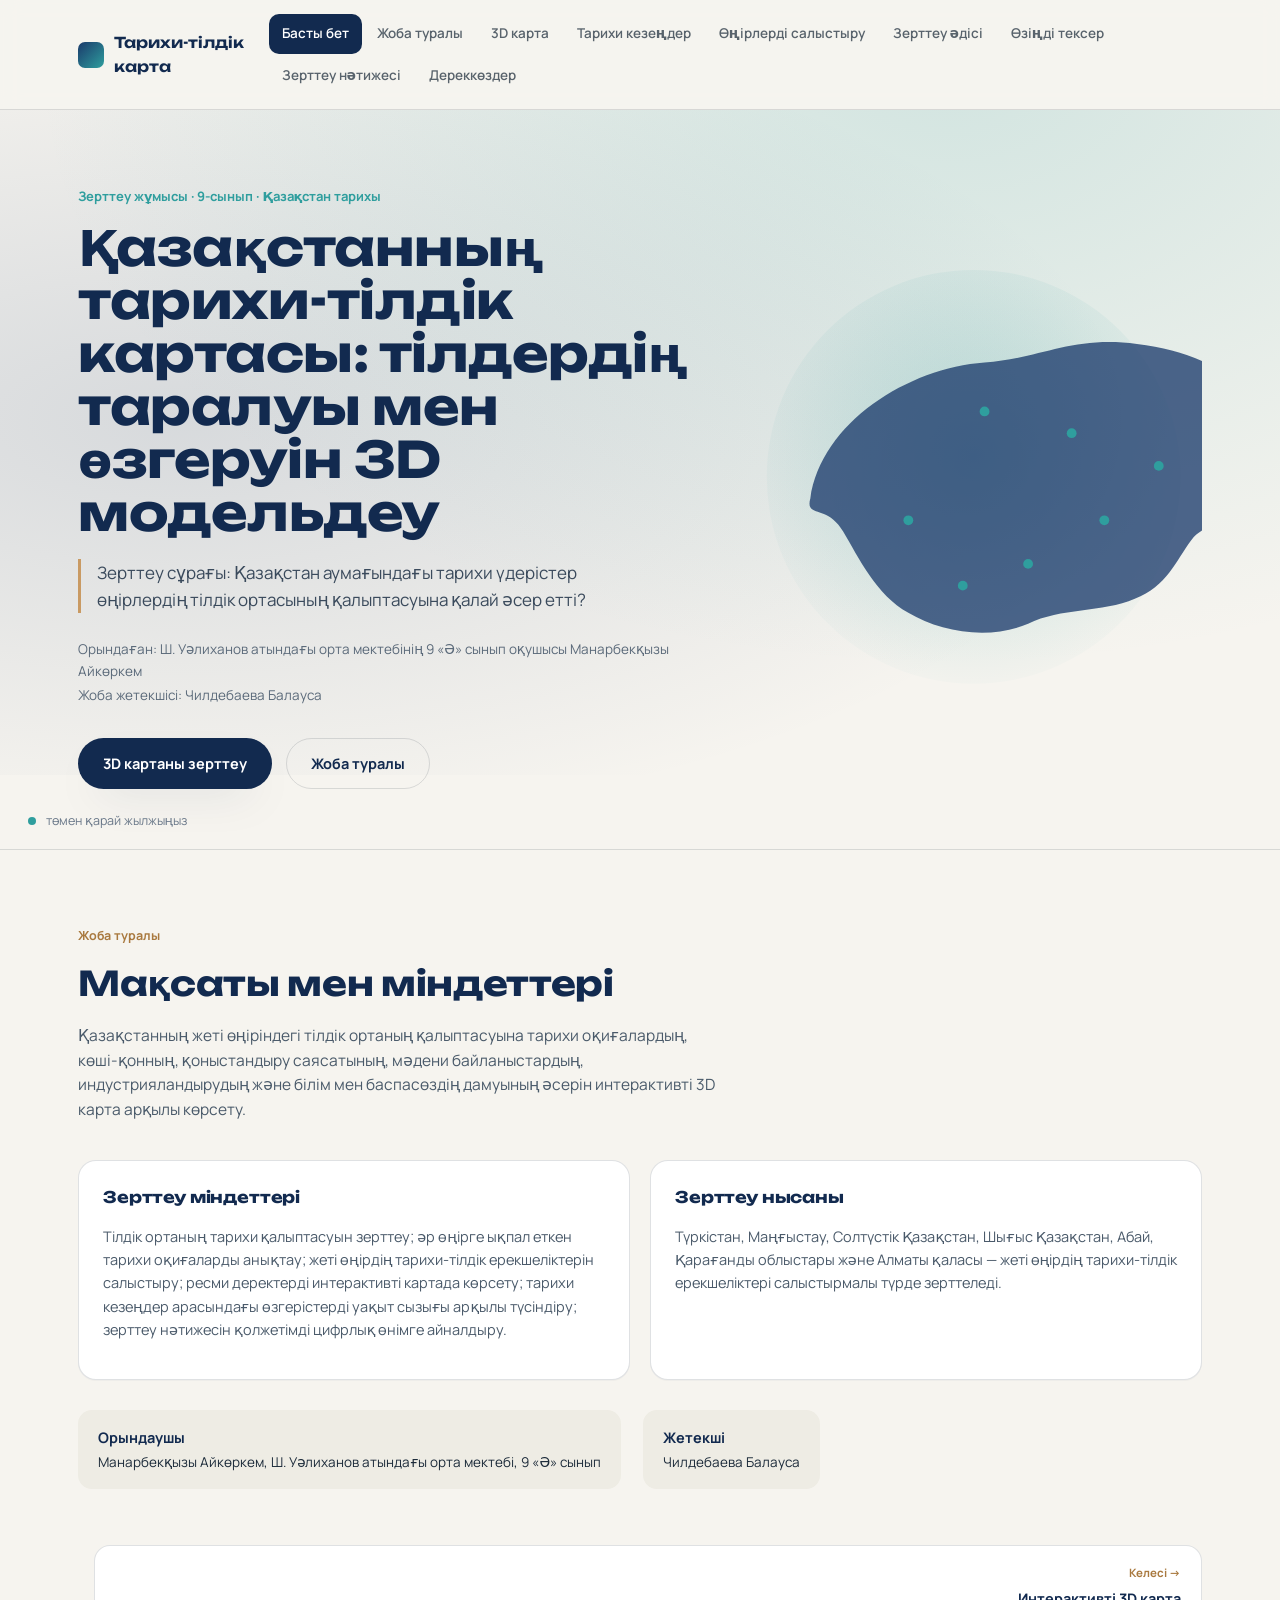
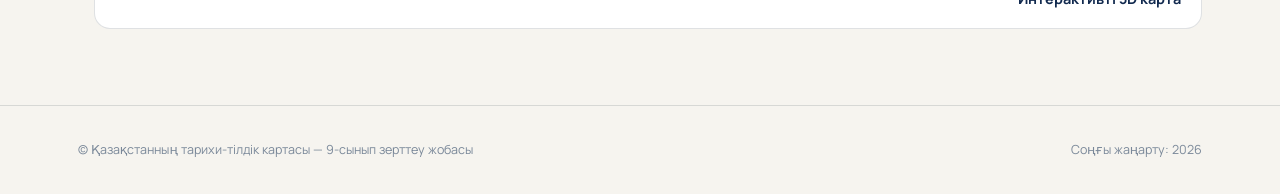
<file: index.html>
<!DOCTYPE html>
<html lang="kk">
<head>
<meta charset="UTF-8">
<meta name="viewport" content="width=device-width, initial-scale=1.0">
<title>Қазақстанның тарихи-тілдік картасы</title>
<meta name="description" content="Қазақстан аумағындағы тарихи үдерістердің өңірлердің тілдік ортасына әсерін зерттейтін интерактивті ғылыми платформа. 9-сынып зерттеу жұмысы.">
<meta property="og:title" content="Қазақстанның тарихи-тілдік картасы">
<meta property="og:description" content="Тілдердің таралуы мен өзгеруін 3D модельдеу — интерактивті зерттеу платформасы">
<link rel="preconnect" href="https://fonts.googleapis.com">
<link rel="preconnect" href="https://fonts.gstatic.com" crossorigin>
<link href="https://fonts.googleapis.com/css2?family=Unbounded:wght@400;500;600;700;800&family=Manrope:wght@400;500;600;700;800&display=swap" rel="stylesheet">
<link rel="stylesheet" href="style.css">
</head>
<body data-page="home">
<a href="#main" class="skip-link">Негізгі мазмұнға өту</a>

<header class="site-nav">
  <div class="nav-inner">
    <a class="brand" href="index.html"><span class="brand-mark" aria-hidden="true"></span>Тарихи-тілдік карта</a>
    <button class="menu-btn" id="menuBtn" aria-expanded="false" aria-controls="navLinks" aria-label="Мәзірді ашу">
      <svg viewBox="0 0 24 24" fill="none" stroke="currentColor" stroke-width="2"><path d="M3 6h18M3 12h18M3 18h18"/></svg>
    </button>
    <nav id="navLinks" class="links" aria-label="Негізгі мәзір">
      <a href="index.html#hero" data-nav class="active">Басты бет</a>
      <a href="index.html#about" data-nav>Жоба туралы</a>
      <a href="map.html" data-nav>3D карта</a>
      <a href="periods.html#periods" data-nav>Тарихи кезеңдер</a>
      <a href="compare.html#compare" data-nav>Өңірлерді салыстыру</a>
      <a href="method.html" data-nav>Зерттеу әдісі</a>
      <a href="quiz.html" data-nav>Өзіңді тексер</a>
      <a href="results.html#results" data-nav>Зерттеу нәтижесі</a>
      <a href="results.html#sources" data-nav>Дереккөздер</a>
    </nav>
  </div>
</header>

<main id="main">

  <!-- HERO -->
  <section class="hero" id="hero">
    <div class="wrap hero-inner">
      <div>
        <div class="eyebrow-line">Зерттеу жұмысы · 9-сынып · Қазақстан тарихы</div>
        <h1>Қазақстанның тарихи-тілдік картасы: тілдердің таралуы мен өзгеруін 3D модельдеу</h1>
        <p class="question">Зерттеу сұрағы: Қазақстан аумағындағы тарихи үдерістер өңірлердің тілдік ортасының қалыптасуына қалай әсер етті?</p>
        <div class="meta-box">
          <span>Орындаған: Ш. Уәлиханов атындағы орта мектебінің 9 «Ә» сынып оқушысы Манарбекқызы Айкөркем</span>
          <span>Жоба жетекшісі: Чилдебаева Балауса</span>
        </div>
        <div class="cta-row">
          <a href="map.html" class="btn btn-primary">3D картаны зерттеу</a>
          <a href="#about" class="btn btn-ghost">Жоба туралы</a>
        </div>
      </div>
      <div class="hero-art" aria-hidden="true">
        <svg viewBox="0 0 420 420" width="100%">
          <defs>
            <radialGradient id="heroGlow" cx="50%" cy="45%" r="60%">
              <stop offset="0%" stop-color="#2f9e9e" stop-opacity=".25"/>
              <stop offset="100%" stop-color="#2f9e9e" stop-opacity="0"/>
            </radialGradient>
          </defs>
          <circle cx="210" cy="200" r="190" fill="url(#heroGlow)"/>
          <g id="heroKZ" fill="#1a3a6b" opacity=".9"></g>
          <g id="heroDots"></g>
        </svg>
      </div>
    </div>
    <div class="scroll-cue"><span class="dot"></span> төмен қарай жылжыңыз</div>
  </section>

  <!-- ABOUT -->
  <section id="about">
    <div class="wrap reveal">
      <div class="section-head">
        <div class="section-tag">Жоба туралы</div>
        <h2>Мақсаты мен міндеттері</h2>
        <p>Қазақстанның жеті өңіріндегі тілдік ортаның қалыптасуына тарихи оқиғалардың, көші-қонның, қоныстандыру саясатының, мәдени байланыстардың, индустрияландырудың және білім мен баспасөздің дамуының әсерін интерактивті 3D карта арқылы көрсету.</p>
      </div>
      <div class="about-grid">
        <div class="card">
          <h3>Зерттеу міндеттері</h3>
          <p>Тілдік ортаның тарихи қалыптасуын зерттеу; әр өңірге ықпал еткен тарихи оқиғаларды анықтау; жеті өңірдің тарихи-тілдік ерекшеліктерін салыстыру; ресми деректерді интерактивті картада көрсету; тарихи кезеңдер арасындағы өзгерістерді уақыт сызығы арқылы түсіндіру; зерттеу нәтижесін қолжетімді цифрлық өнімге айналдыру.</p>
        </div>
        <div class="card">
          <h3>Зерттеу нысаны</h3>
          <p>Түркістан, Маңғыстау, Солтүстік Қазақстан, Шығыс Қазақстан, Абай, Қарағанды облыстары және Алматы қаласы — жеті өңірдің тарихи-тілдік ерекшеліктері салыстырмалы түрде зерттеледі.</p>
        </div>
      </div>
      <div class="people">
        <div><b>Орындаушы</b>Манарбекқызы Айкөркем, Ш. Уәлиханов атындағы орта мектебі, 9 «Ә» сынып</div>
        <div><b>Жетекші</b>Чилдебаева Балауса</div>
      </div>

      <div class="page-flow">
        <span></span>
        <a class="flow-link next" href="map.html">
          <div class="fl-dir">Келесі →</div>
          <div class="fl-title">Интерактивті 3D карта</div>
        </a>
      </div>
    </div>
  </section>

</main>

<footer>
  <div class="wrap" style="display:flex;justify-content:space-between;flex-wrap:wrap;gap:10px">
    <span>© Қазақстанның тарихи-тілдік картасы — 9-сынып зерттеу жобасы</span>
    <span>Соңғы жаңарту: 2026</span>
  </div>
</footer>

<script src="data.js"></script>
<script src="map-data.js"></script>
<script src="events.js"></script>
<script src="app.js"></script>
</body>
</html>
</file>
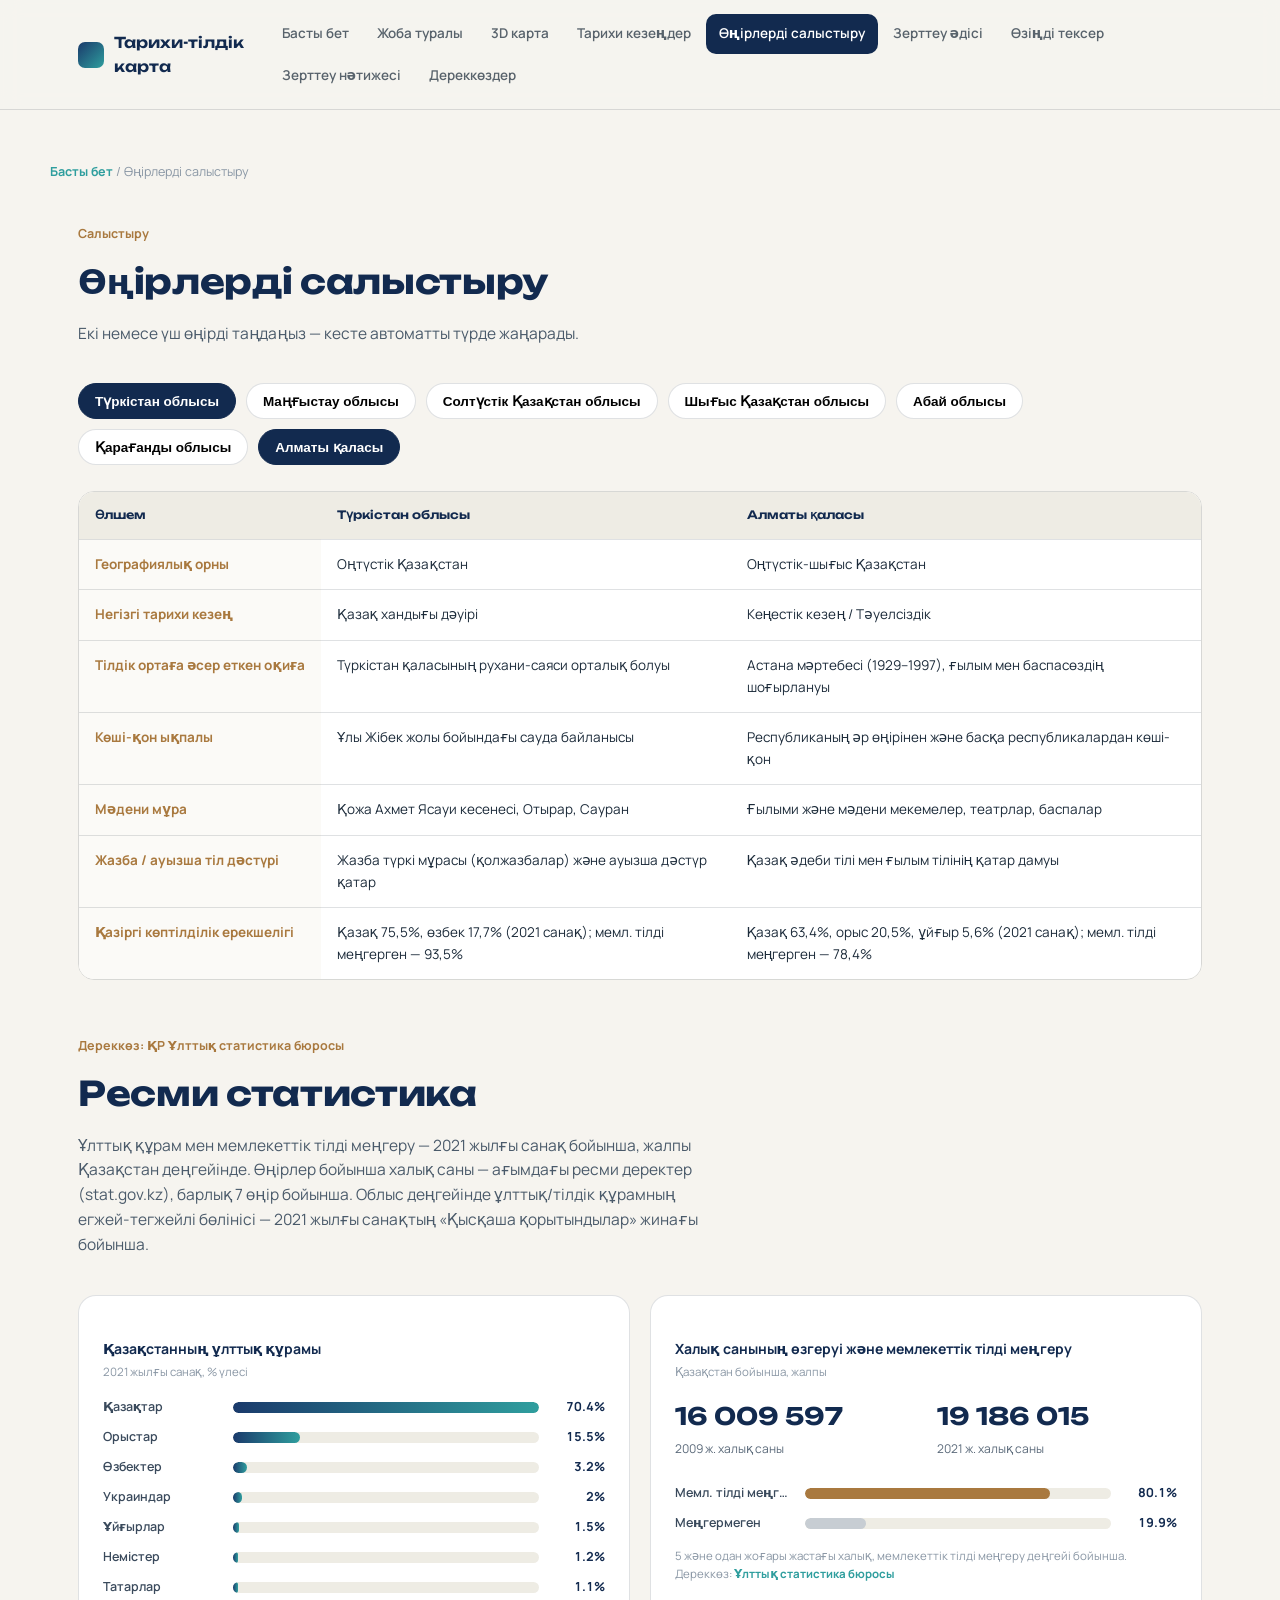
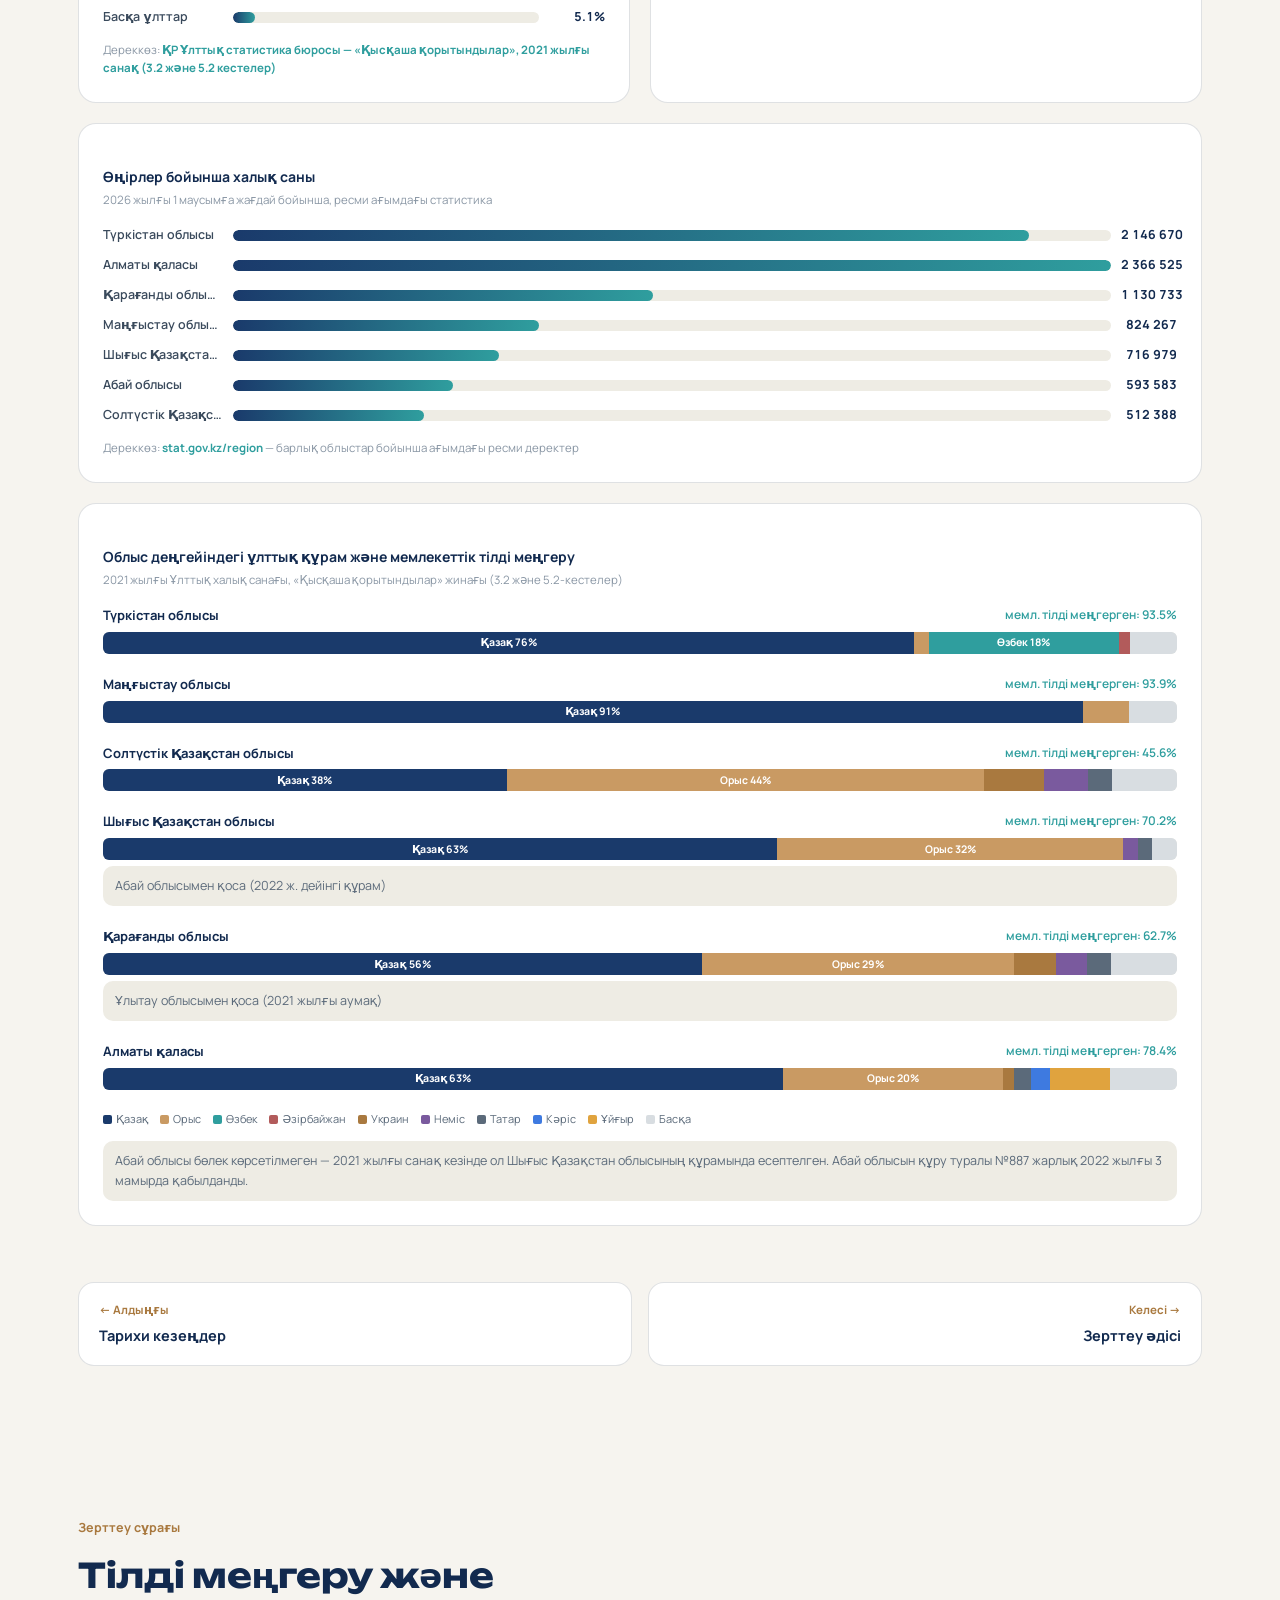
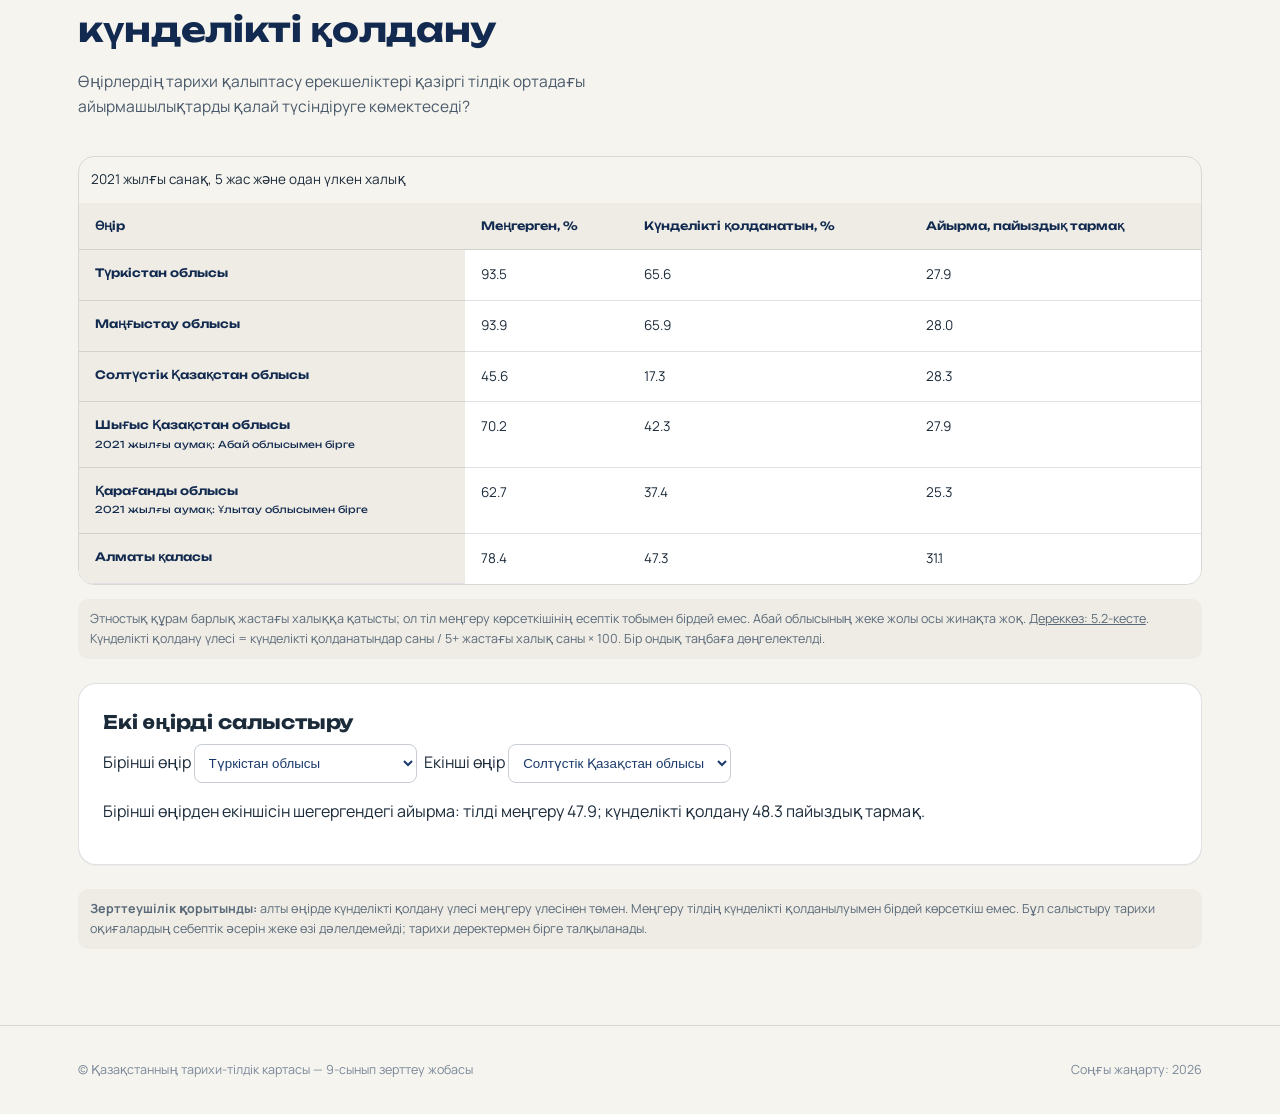
<file: compare.html>
<!DOCTYPE html>
<html lang="kk">
<head>
<meta charset="UTF-8">
<meta name="viewport" content="width=device-width, initial-scale=1.0">
<title>Өңірлерді салыстыру — Қазақстанның тарихи-тілдік картасы</title>
<meta name="description" content="Қазақстанның жеті өңірін жеті өлшем бойынша салыстыру және ресми статистика.">
<link rel="preconnect" href="https://fonts.googleapis.com">
<link rel="preconnect" href="https://fonts.gstatic.com" crossorigin>
<link href="https://fonts.googleapis.com/css2?family=Unbounded:wght@400;500;600;700;800&family=Manrope:wght@400;500;600;700;800&display=swap" rel="stylesheet">
<link rel="stylesheet" href="style.css">
</head>
<body data-page="compare">
<a href="#main" class="skip-link">Негізгі мазмұнға өту</a>

<header class="site-nav">
  <div class="nav-inner">
    <a class="brand" href="index.html"><span class="brand-mark" aria-hidden="true"></span>Тарихи-тілдік карта</a>
    <button class="menu-btn" id="menuBtn" aria-expanded="false" aria-controls="navLinks" aria-label="Мәзірді ашу">
      <svg viewBox="0 0 24 24" fill="none" stroke="currentColor" stroke-width="2"><path d="M3 6h18M3 12h18M3 18h18"/></svg>
    </button>
    <nav id="navLinks" class="links" aria-label="Негізгі мәзір">
      <a href="index.html#hero" data-nav>Басты бет</a>
      <a href="index.html#about" data-nav>Жоба туралы</a>
      <a href="map.html" data-nav>3D карта</a>
      <a href="periods.html#periods" data-nav>Тарихи кезеңдер</a>
      <a href="compare.html#compare" data-nav class="active">Өңірлерді салыстыру</a>
      <a href="method.html" data-nav>Зерттеу әдісі</a>
      <a href="quiz.html" data-nav>Өзіңді тексер</a>
      <a href="results.html#results" data-nav>Зерттеу нәтижесі</a>
      <a href="results.html#sources" data-nav>Дереккөздер</a>
    </nav>
  </div>
</header>

<main id="main">

  <div class="wrap page-header">
    <div class="breadcrumb"><a href="index.html">Басты бет</a> / Өңірлерді салыстыру</div>
  </div>

  <!-- COMPARE -->
  <section id="compare" style="padding-top:20px">
    <div class="wrap reveal">
      <div class="section-head">
        <div class="section-tag">Салыстыру</div>
        <h2>Өңірлерді салыстыру</h2>
        <p>Екі немесе үш өңірді таңдаңыз — кесте автоматты түрде жаңарады.</p>
      </div>
      <div class="compare-picker" id="comparePicker"></div>
      <div class="compare-table-wrap">
        <table class="compare" id="compareTable"></table>
      </div>

      <div class="section-head" style="margin-top:56px">
        <div class="section-tag">Дереккөз: ҚР Ұлттық статистика бюросы</div>
        <h2>Ресми статистика</h2>
        <p>Ұлттық құрам мен мемлекеттік тілді меңгеру — 2021 жылғы санақ бойынша, жалпы Қазақстан деңгейінде. Өңірлер бойынша халық саны — ағымдағы ресми деректер (stat.gov.kz), барлық 7 өңір бойынша. Облыс деңгейінде ұлттық/тілдік құрамның егжей-тегжейлі бөлінісі — 2021 жылғы санақтың «Қысқаша қорытындылар» жинағы бойынша.</p>
      </div>
      <div id="statsGrid"></div>

      <div class="page-flow">
        <a class="flow-link prev" href="periods.html">
          <div class="fl-dir">← Алдыңғы</div>
          <div class="fl-title">Тарихи кезеңдер</div>
        </a>
        <a class="flow-link next" href="method.html">
          <div class="fl-dir">Келесі →</div>
          <div class="fl-title">Зерттеу әдісі</div>
        </a>
      </div>
    </div>
  </section>

<section><div class="wrap" id="languageResearch"></div></section>
</main>

<footer>
  <div class="wrap" style="display:flex;justify-content:space-between;flex-wrap:wrap;gap:10px">
    <span>© Қазақстанның тарихи-тілдік картасы — 9-сынып зерттеу жобасы</span>
    <span>Соңғы жаңарту: 2026</span>
  </div>
</footer>

<script src="data.js"></script>
<script src="map-data.js"></script>
<script src="events.js"></script>
<script src="app.js"></script>
</body>
</html>
</file>
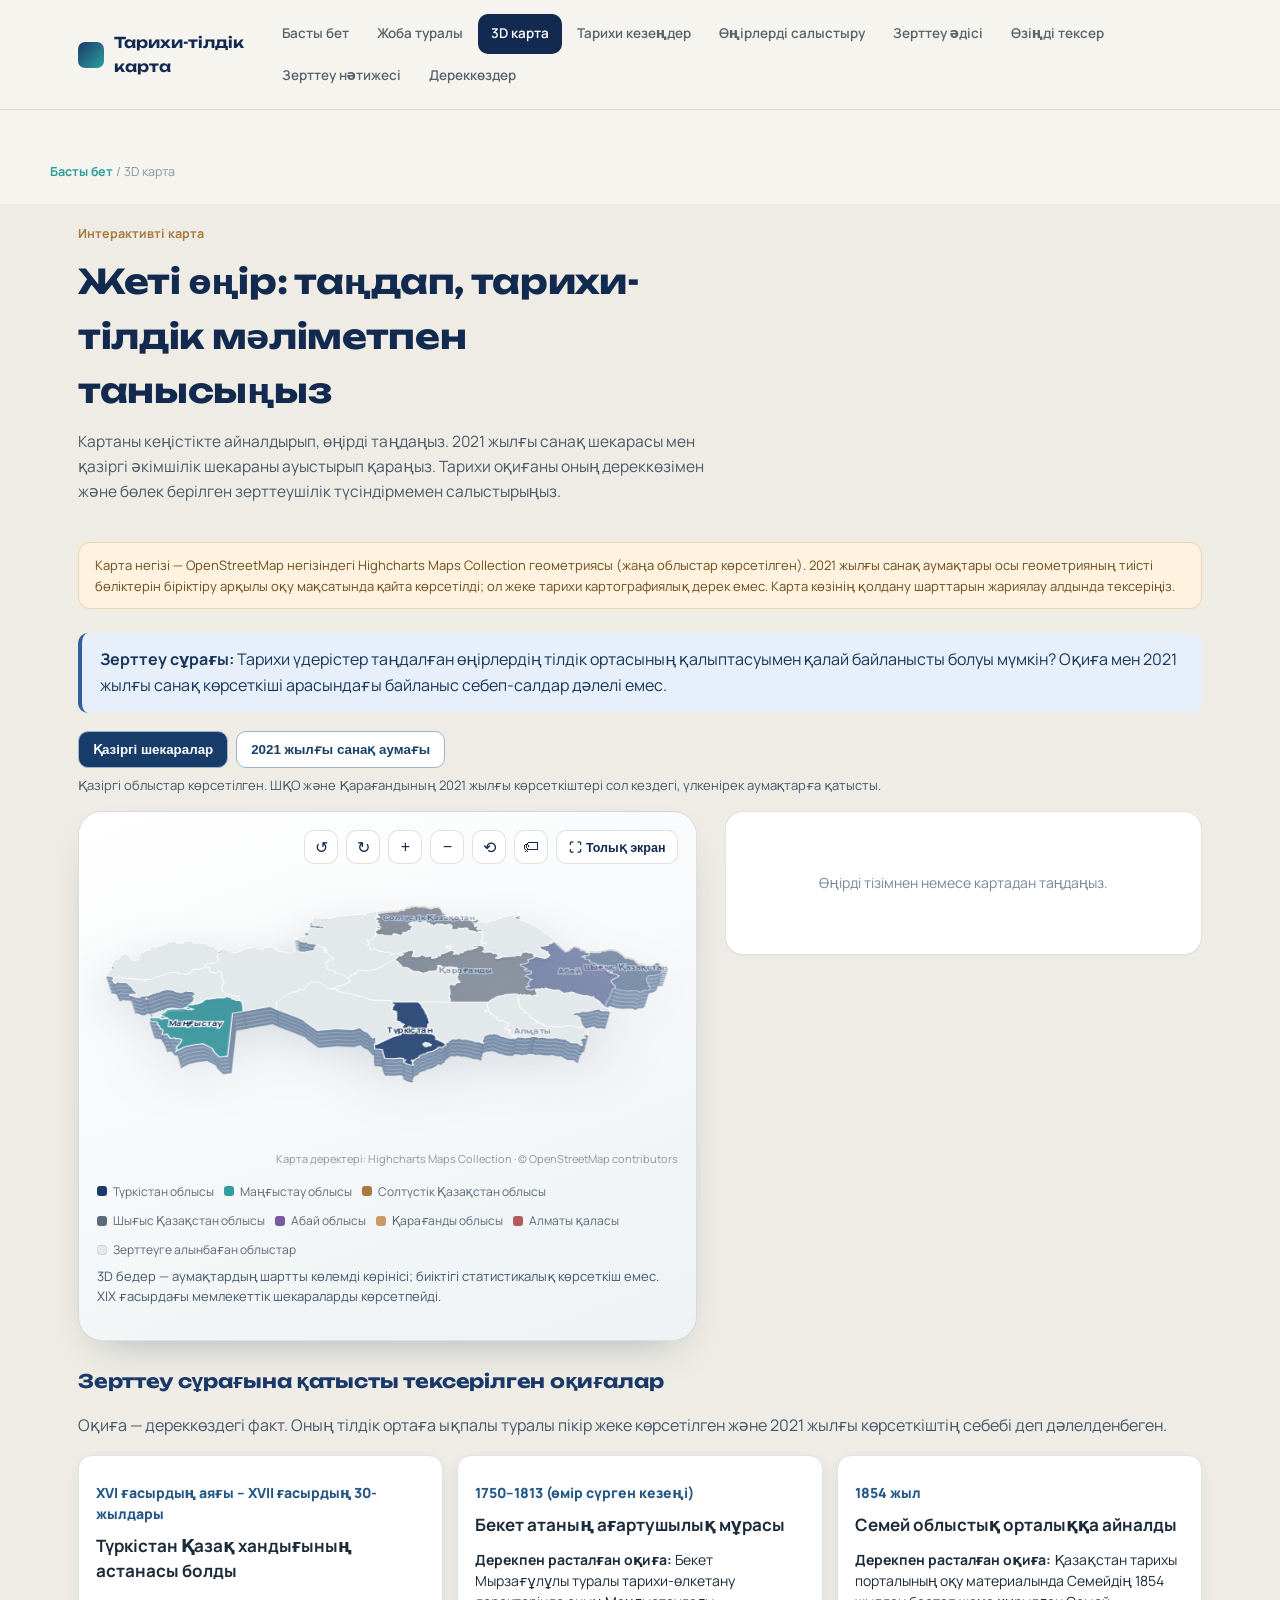
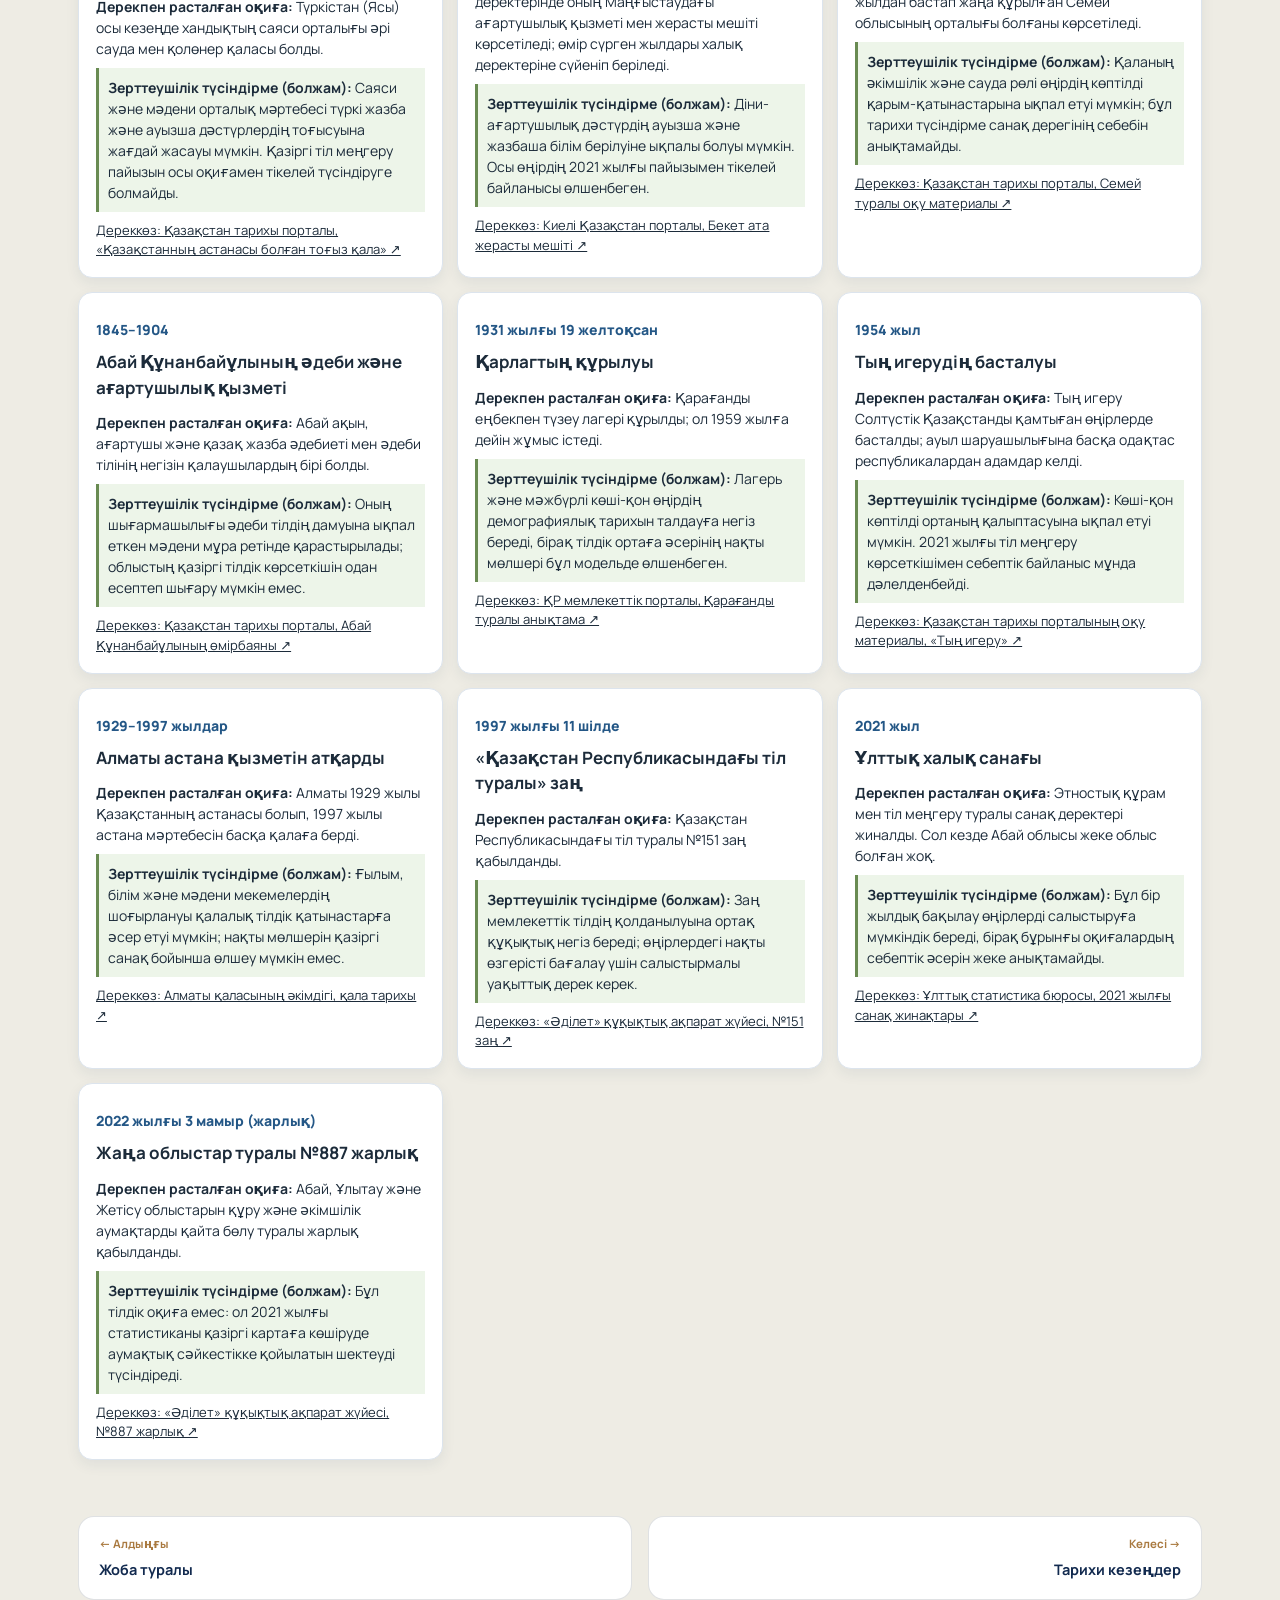
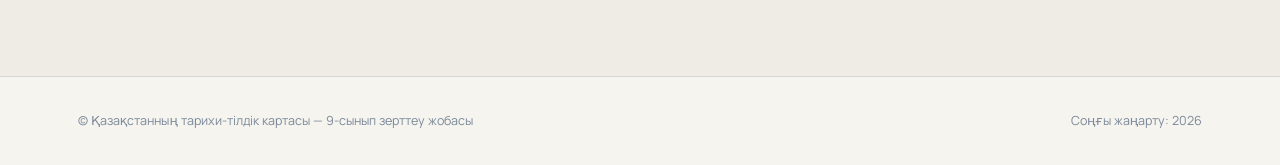
<file: map.html>
<!DOCTYPE html>
<html lang="kk">
<head>
<meta charset="UTF-8">
<meta name="viewport" content="width=device-width, initial-scale=1.0">
<title>3D карта — Қазақстанның тарихи-тілдік картасы</title>
<meta name="description" content="Қазақстанның жеті өңірінің нақты әкімшілік шекаралары бойынша интерактивті карта — облысты таңдап, тарихи-тілдік мәліметпен танысыңыз.">
<link rel="preconnect" href="https://fonts.googleapis.com">
<link rel="preconnect" href="https://fonts.gstatic.com" crossorigin>
<link href="https://fonts.googleapis.com/css2?family=Unbounded:wght@400;500;600;700;800&family=Manrope:wght@400;500;600;700;800&display=swap" rel="stylesheet">
<link rel="stylesheet" href="style.css">
</head>
<body data-page="map">
<a href="#main" class="skip-link">Негізгі мазмұнға өту</a>

<header class="site-nav">
  <div class="nav-inner">
    <a class="brand" href="index.html"><span class="brand-mark" aria-hidden="true"></span>Тарихи-тілдік карта</a>
    <button class="menu-btn" id="menuBtn" aria-expanded="false" aria-controls="navLinks" aria-label="Мәзірді ашу">
      <svg viewBox="0 0 24 24" fill="none" stroke="currentColor" stroke-width="2"><path d="M3 6h18M3 12h18M3 18h18"/></svg>
    </button>
    <nav id="navLinks" class="links" aria-label="Негізгі мәзір">
      <a href="index.html#hero" data-nav>Басты бет</a>
      <a href="index.html#about" data-nav>Жоба туралы</a>
      <a href="map.html" data-nav class="active">3D карта</a>
      <a href="periods.html#periods" data-nav>Тарихи кезеңдер</a>
      <a href="compare.html#compare" data-nav>Өңірлерді салыстыру</a>
      <a href="method.html" data-nav>Зерттеу әдісі</a>
      <a href="quiz.html" data-nav>Өзіңді тексер</a>
      <a href="results.html#results" data-nav>Зерттеу нәтижесі</a>
      <a href="results.html#sources" data-nav>Дереккөздер</a>
    </nav>
  </div>
</header>

<main id="main">

  <div class="wrap page-header">
    <div class="breadcrumb"><a href="index.html">Басты бет</a> / 3D карта</div>
  </div>

  <!-- MAP -->
  <section id="map" style="background:var(--paper-2);padding-top:20px">
    <div class="wrap reveal">
      <div class="section-head">
        <div class="section-tag">Интерактивті карта</div>
        <h2>Жеті өңір: таңдап, тарихи-тілдік мәліметпен танысыңыз</h2>
        <p>Картаны кеңістікте айналдырып, өңірді таңдаңыз. 2021 жылғы санақ шекарасы мен қазіргі әкімшілік шекараны ауыстырып қараңыз. Тарихи оқиғаны оның дереккөзімен және бөлек берілген зерттеушілік түсіндірмемен салыстырыңыз.</p>
      </div>
      <div class="map-note">Карта негізі — OpenStreetMap негізіндегі Highcharts Maps Collection геометриясы (жаңа облыстар көрсетілген). 2021 жылғы санақ аумақтары осы геометрияның тиісті бөліктерін біріктіру арқылы оқу мақсатында қайта көрсетілді; ол жеке тарихи картографиялық дерек емес. Карта көзінің қолдану шарттарын жариялау алдында тексеріңіз.</div>

      <div class="map-research-question"><b>Зерттеу сұрағы:</b> Тарихи үдерістер таңдалған өңірлердің тілдік ортасының қалыптасуымен қалай байланысты болуы мүмкін? Оқиға мен 2021 жылғы санақ көрсеткіші арасындағы байланыс себеп-салдар дәлелі емес.</div>
      <div class="boundary-controls" role="group" aria-label="Карта шекаралары"><button type="button" class="boundary-btn active" data-boundary="current" aria-pressed="true">Қазіргі шекаралар</button><button type="button" class="boundary-btn" data-boundary="census" aria-pressed="false">2021 жылғы санақ аумағы</button></div>
      <p id="boundaryExplanation" class="boundary-explanation">Қазіргі облыстар көрсетілген. ШҚО және Қарағандының 2021 жылғы көрсеткіштері сол кездегі, үлкенірек аумақтарға қатысты.</p>
      <div class="map-layout" id="mapFullscreenTarget">
        <div>
          <div class="map-stage">
            <div class="map-toolbar">
              <div class="periods-mini" id="periodMini" style="font-size:12.5px;color:#5b6a7a;font-weight:700"></div>
              <div class="tools">
                <button class="tool-btn" id="rotL" title="Солға айналдыру" aria-label="Картаны солға айналдыру">↺</button>
                <button class="tool-btn" id="rotR" title="Оңға айналдыру" aria-label="Картаны оңға айналдыру">↻</button>
                <button class="tool-btn" id="zoomIn" title="Жақындату" aria-label="Жақындату">+</button>
                <button class="tool-btn" id="zoomOut" title="Алыстату" aria-label="Алыстату">−</button>
                <button class="tool-btn" id="resetMap" title="Бастапқы қалып" aria-label="Картаны бастапқы қалыпқа келтіру">⟲</button>
                <button class="tool-btn" id="toggleLabels" title="Белгілерді қосу/өшіру" aria-label="Белгілерді қосу немесе өшіру">🏷</button>
                <button class="tool-btn tool-wide" id="mapFullscreenBtn" title="Толық экран" aria-label="Картаны толық экранда ашу" aria-pressed="false">⛶ Толық экран</button>
              </div>
            </div>
            <div id="kzsvg-wrap">
              <svg id="kzsvg" viewBox="-10 -10 720 280" role="img" aria-labelledby="mapTitle mapDesc">
                <title id="mapTitle">Қазақстанның әкімшілік облыстары картасы, жеті зерттелетін өңір ерекшеленген</title>
                <desc id="mapDesc">Барлық облыстар мен республикалық маңызы бар қалалардың нақты шекаралары көрсетілген; Түркістан, Маңғыстау, Солтүстік Қазақстан, Шығыс Қазақстан, Абай, Қарағанды облыстары және Алматы қаласы түспен ерекшеленген.</desc>
                <g id="oblastsLayer"></g>
                <g id="historicBoundaryLayer"></g>
                <g id="regionsLayer"></g>
              </svg>
            </div>
            <div class="map-credit">Карта деректері: Highcharts Maps Collection · © OpenStreetMap contributors</div>
            <div class="legend" id="mapLegend"></div>
            <p class="map-geometry-note">3D бедер — аумақтардың шартты көлемді көрінісі; биіктігі статистикалық көрсеткіш емес. XIX ғасырдағы мемлекеттік шекараларды көрсетпейді.</p>
            <div class="fs-exit-hint">Шығу үшін Esc пернесін басыңыз немесе «Толық экраннан шығу» түймесін қайта басыңыз.</div>
          </div>
        </div>

        <aside class="region-panel" id="regionPanel" aria-live="polite">
          <div class="card">
            <div id="panelInner" class="rp-empty">Өңірді тізімнен немесе картадан таңдаңыз.</div>
          </div>
        </aside>
      </div>

      <div class="map-event-panel" id="mapEventPanel" aria-live="polite"></div>
      <div class="page-flow">
        <a class="flow-link prev" href="index.html">
          <div class="fl-dir">← Алдыңғы</div>
          <div class="fl-title">Жоба туралы</div>
        </a>
        <a class="flow-link next" href="periods.html">
          <div class="fl-dir">Келесі →</div>
          <div class="fl-title">Тарихи кезеңдер</div>
        </a>
      </div>
    </div>
  </section>

</main>

<footer>
  <div class="wrap" style="display:flex;justify-content:space-between;flex-wrap:wrap;gap:10px">
    <span>© Қазақстанның тарихи-тілдік картасы — 9-сынып зерттеу жобасы</span>
    <span>Соңғы жаңарту: 2026</span>
  </div>
</footer>

<script src="data.js"></script>
<script src="map-data.js"></script>
<script src="events.js"></script>
<script src="app.js"></script>
</body>
</html>
</file>
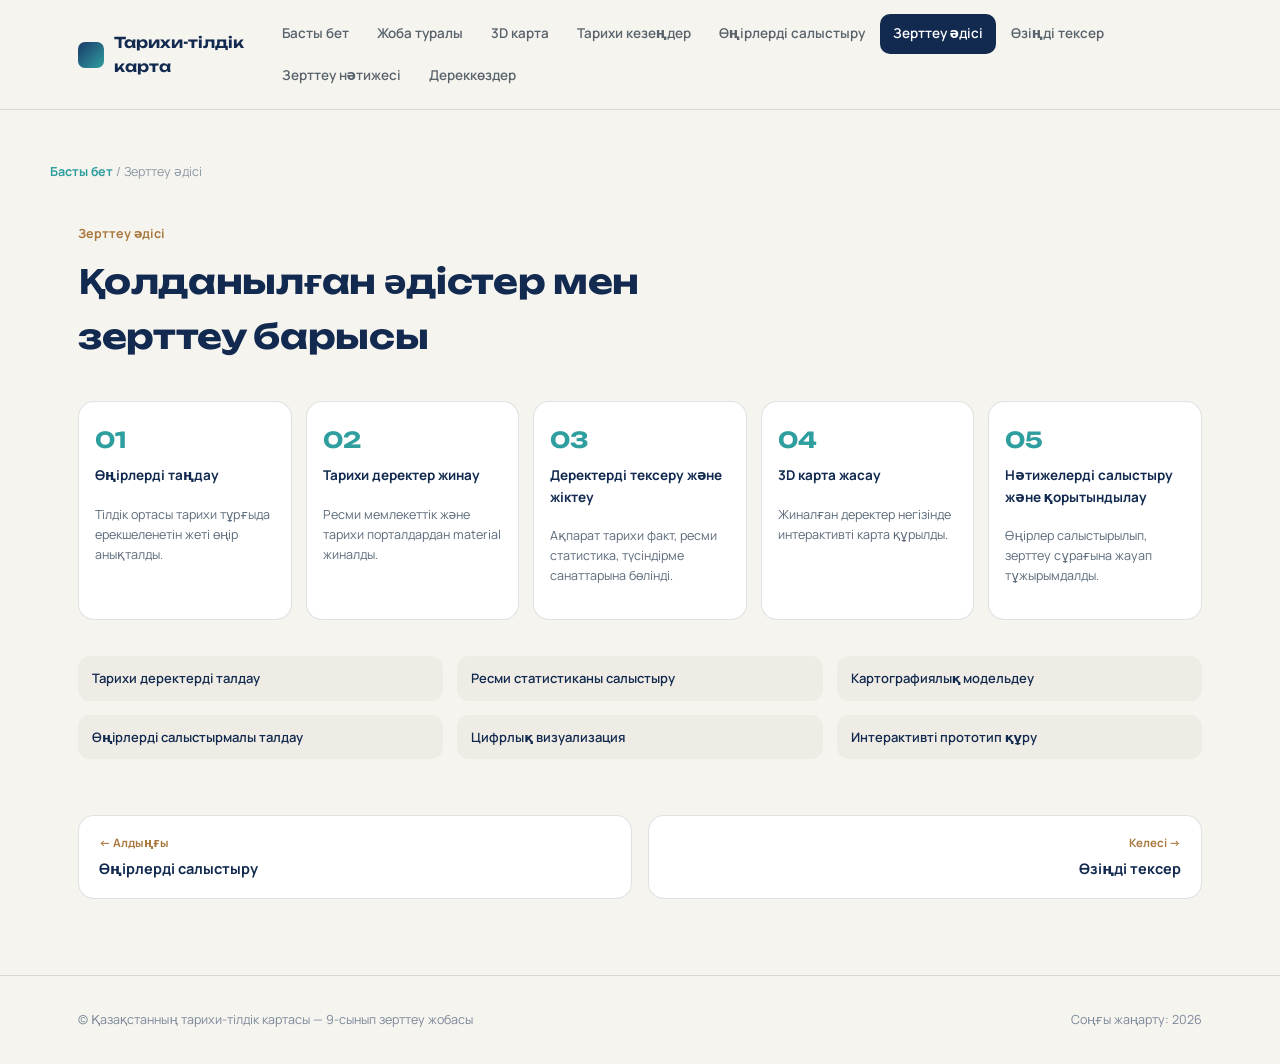
<file: method.html>
<!DOCTYPE html>
<html lang="kk">
<head>
<meta charset="UTF-8">
<meta name="viewport" content="width=device-width, initial-scale=1.0">
<title>Зерттеу әдісі — Қазақстанның тарихи-тілдік картасы</title>
<meta name="description" content="Зерттеуде қолданылған әдістер мен зерттеу барысының 5 қадамы.">
<link rel="preconnect" href="https://fonts.googleapis.com">
<link rel="preconnect" href="https://fonts.gstatic.com" crossorigin>
<link href="https://fonts.googleapis.com/css2?family=Unbounded:wght@400;500;600;700;800&family=Manrope:wght@400;500;600;700;800&display=swap" rel="stylesheet">
<link rel="stylesheet" href="style.css">
</head>
<body data-page="method">
<a href="#main" class="skip-link">Негізгі мазмұнға өту</a>

<header class="site-nav">
  <div class="nav-inner">
    <a class="brand" href="index.html"><span class="brand-mark" aria-hidden="true"></span>Тарихи-тілдік карта</a>
    <button class="menu-btn" id="menuBtn" aria-expanded="false" aria-controls="navLinks" aria-label="Мәзірді ашу">
      <svg viewBox="0 0 24 24" fill="none" stroke="currentColor" stroke-width="2"><path d="M3 6h18M3 12h18M3 18h18"/></svg>
    </button>
    <nav id="navLinks" class="links" aria-label="Негізгі мәзір">
      <a href="index.html#hero" data-nav>Басты бет</a>
      <a href="index.html#about" data-nav>Жоба туралы</a>
      <a href="map.html" data-nav>3D карта</a>
      <a href="periods.html#periods" data-nav>Тарихи кезеңдер</a>
      <a href="compare.html#compare" data-nav>Өңірлерді салыстыру</a>
      <a href="method.html" data-nav class="active">Зерттеу әдісі</a>
      <a href="quiz.html" data-nav>Өзіңді тексер</a>
      <a href="results.html#results" data-nav>Зерттеу нәтижесі</a>
      <a href="results.html#sources" data-nav>Дереккөздер</a>
    </nav>
  </div>
</header>

<main id="main">

  <div class="wrap page-header">
    <div class="breadcrumb"><a href="index.html">Басты бет</a> / Зерттеу әдісі</div>
  </div>

  <!-- METHOD -->
  <section id="method" style="padding-top:20px">
    <div class="wrap reveal">
      <div class="section-head">
        <div class="section-tag">Зерттеу әдісі</div>
        <h2>Қолданылған әдістер мен зерттеу барысы</h2>
      </div>
      <div class="method-steps" id="methodSteps"></div>
      <div class="method-list" id="methodList"></div>

      <div class="page-flow">
        <a class="flow-link prev" href="compare.html">
          <div class="fl-dir">← Алдыңғы</div>
          <div class="fl-title">Өңірлерді салыстыру</div>
        </a>
        <a class="flow-link next" href="quiz.html">
          <div class="fl-dir">Келесі →</div>
          <div class="fl-title">Өзіңді тексер</div>
        </a>
      </div>
    </div>
  </section>

</main>

<footer>
  <div class="wrap" style="display:flex;justify-content:space-between;flex-wrap:wrap;gap:10px">
    <span>© Қазақстанның тарихи-тілдік картасы — 9-сынып зерттеу жобасы</span>
    <span>Соңғы жаңарту: 2026</span>
  </div>
</footer>

<script src="data.js"></script>
<script src="map-data.js"></script>
<script src="events.js"></script>
<script src="app.js"></script>
</body>
</html>
</file>
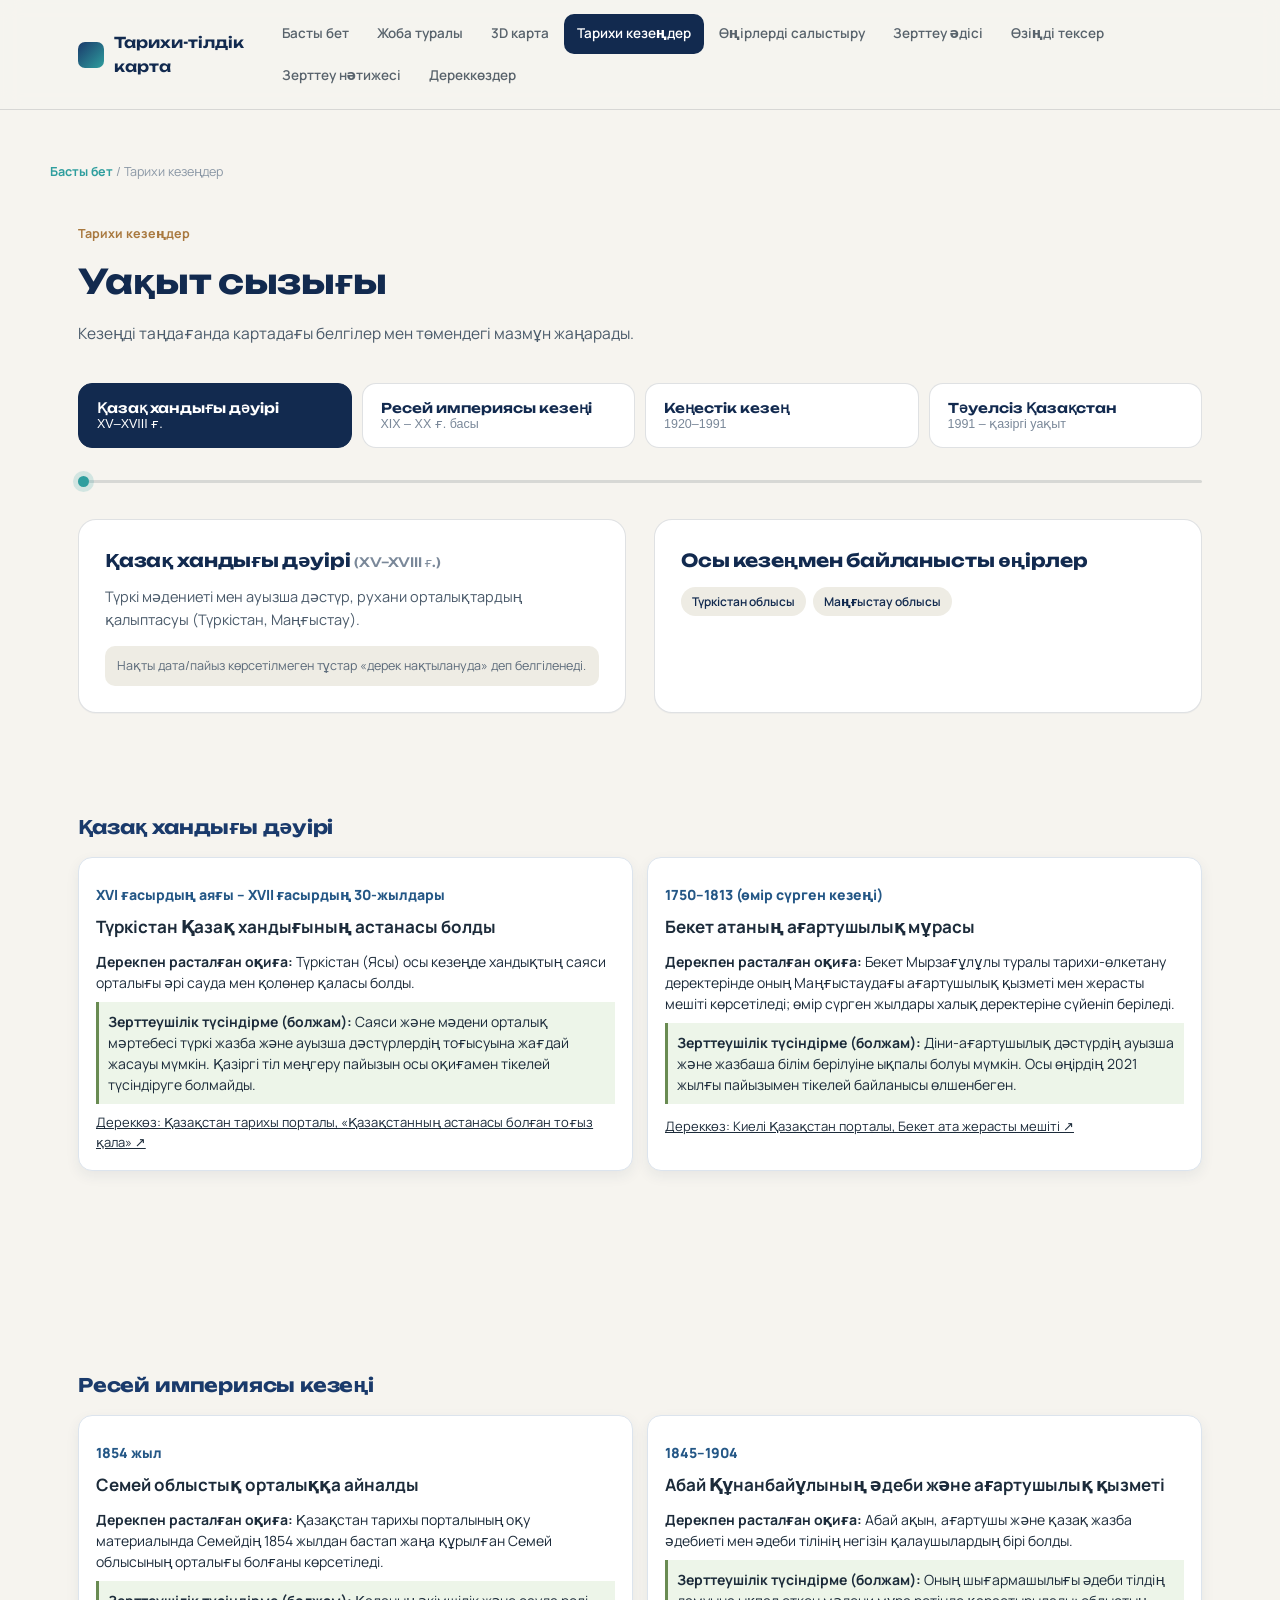
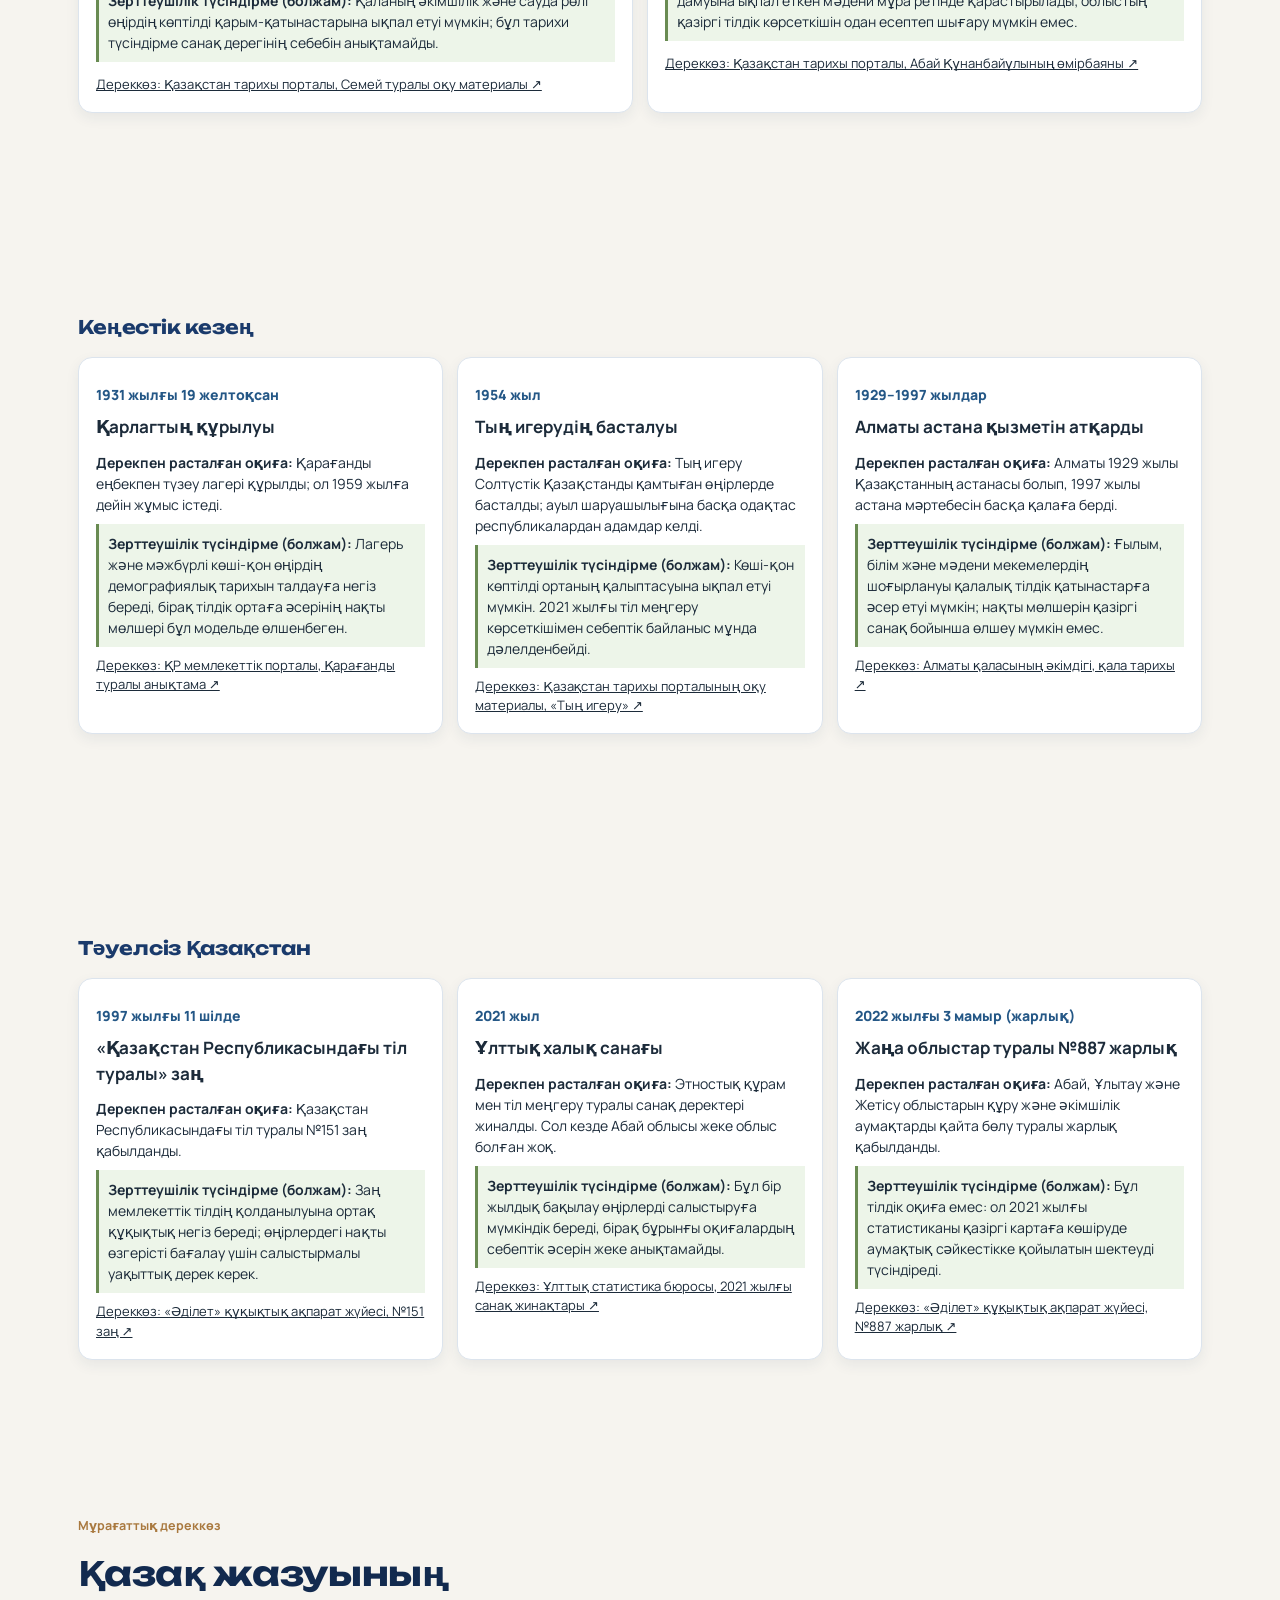
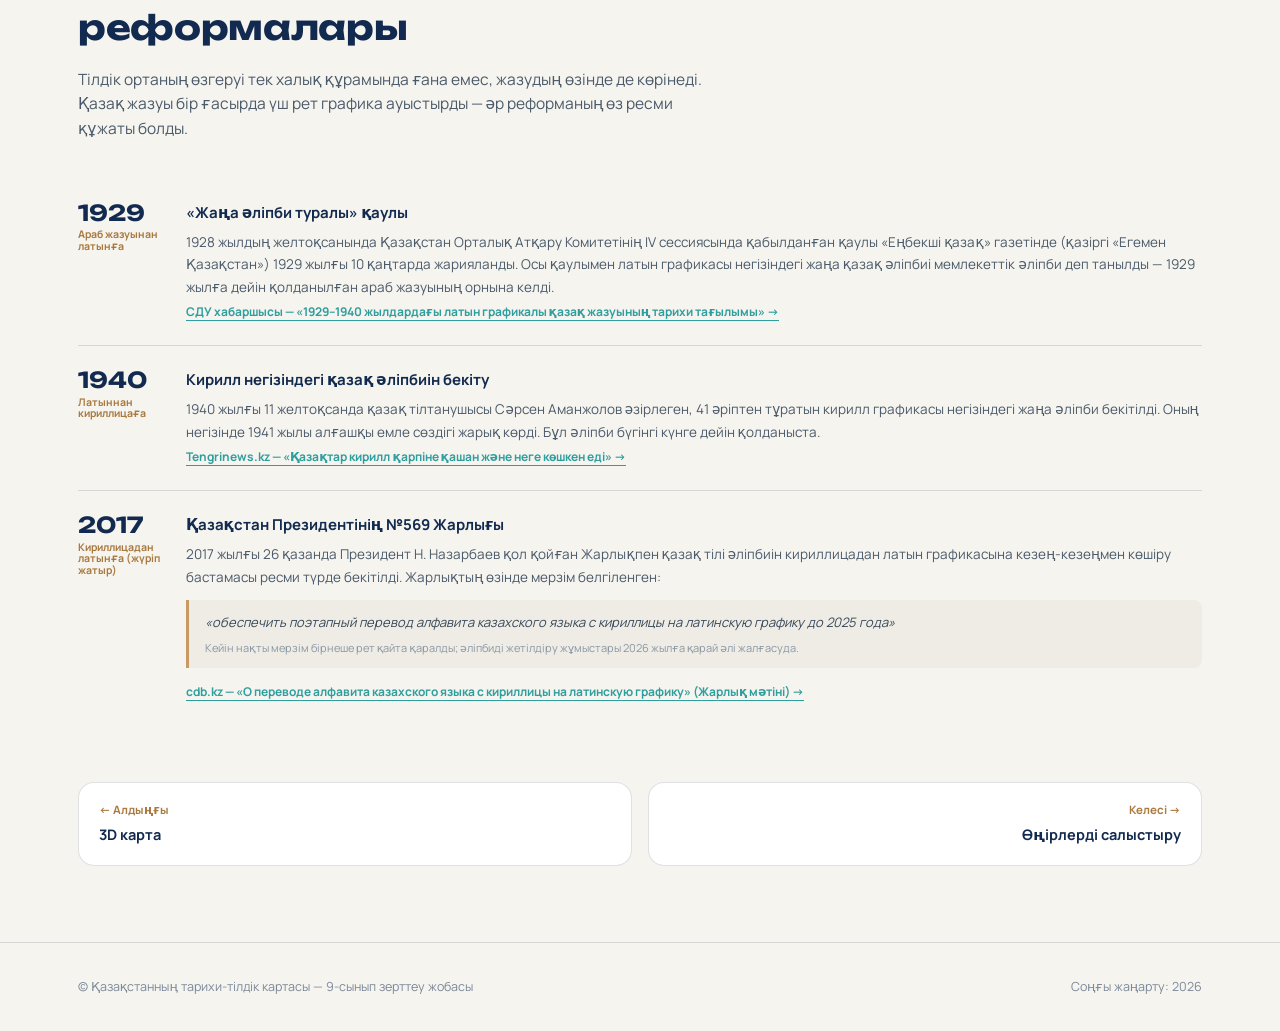
<file: periods.html>
<!DOCTYPE html>
<html lang="kk">
<head>
<meta charset="UTF-8">
<meta name="viewport" content="width=device-width, initial-scale=1.0">
<title>Тарихи кезеңдер — Қазақстанның тарихи-тілдік картасы</title>
<meta name="description" content="Қазақстанның тарихи кезеңдері бойынша уақыт сызығы және қазақ жазуының реформалары туралы мұрағаттық дереккөз.">
<link rel="preconnect" href="https://fonts.googleapis.com">
<link rel="preconnect" href="https://fonts.gstatic.com" crossorigin>
<link href="https://fonts.googleapis.com/css2?family=Unbounded:wght@400;500;600;700;800&family=Manrope:wght@400;500;600;700;800&display=swap" rel="stylesheet">
<link rel="stylesheet" href="style.css">
</head>
<body data-page="periods">
<a href="#main" class="skip-link">Негізгі мазмұнға өту</a>

<header class="site-nav">
  <div class="nav-inner">
    <a class="brand" href="index.html"><span class="brand-mark" aria-hidden="true"></span>Тарихи-тілдік карта</a>
    <button class="menu-btn" id="menuBtn" aria-expanded="false" aria-controls="navLinks" aria-label="Мәзірді ашу">
      <svg viewBox="0 0 24 24" fill="none" stroke="currentColor" stroke-width="2"><path d="M3 6h18M3 12h18M3 18h18"/></svg>
    </button>
    <nav id="navLinks" class="links" aria-label="Негізгі мәзір">
      <a href="index.html#hero" data-nav>Басты бет</a>
      <a href="index.html#about" data-nav>Жоба туралы</a>
      <a href="map.html" data-nav>3D карта</a>
      <a href="periods.html#periods" data-nav class="active">Тарихи кезеңдер</a>
      <a href="compare.html#compare" data-nav>Өңірлерді салыстыру</a>
      <a href="method.html" data-nav>Зерттеу әдісі</a>
      <a href="quiz.html" data-nav>Өзіңді тексер</a>
      <a href="results.html#results" data-nav>Зерттеу нәтижесі</a>
      <a href="results.html#sources" data-nav>Дереккөздер</a>
    </nav>
  </div>
</header>

<main id="main">

  <div class="wrap page-header">
    <div class="breadcrumb"><a href="index.html">Басты бет</a> / Тарихи кезеңдер</div>
  </div>

  <!-- TIMELINE -->
  <section id="periods" style="padding-top:20px">
    <div class="wrap reveal">
      <div class="section-head">
        <div class="section-tag">Тарихи кезеңдер</div>
        <h2>Уақыт сызығы</h2>
        <p>Кезеңді таңдағанда картадағы белгілер мен төмендегі мазмұн жаңарады.</p>
      </div>
      <div class="periods" id="periodButtons"></div>
      <div class="period-track"><div class="period-indicator" id="periodIndicator"></div></div>
      <div class="period-content" id="periodContent"></div>
      <div class="event-timeline" id="eventTimeline"></div>

      <div class="section-head" style="margin-top:56px">
        <div class="section-tag">Мұрағаттық дереккөз</div>
        <h2>Қазақ жазуының реформалары</h2>
        <p>Тілдік ортаның өзгеруі тек халық құрамында ғана емес, жазудың өзінде де көрінеді. Қазақ жазуы бір ғасырда үш рет графика ауыстырды — әр реформаның өз ресми құжаты болды.</p>
      </div>
      <div id="alphabetTimeline"></div>

      <div class="page-flow">
        <a class="flow-link prev" href="map.html">
          <div class="fl-dir">← Алдыңғы</div>
          <div class="fl-title">3D карта</div>
        </a>
        <a class="flow-link next" href="compare.html">
          <div class="fl-dir">Келесі →</div>
          <div class="fl-title">Өңірлерді салыстыру</div>
        </a>
      </div>
    </div>
  </section>

</main>

<footer>
  <div class="wrap" style="display:flex;justify-content:space-between;flex-wrap:wrap;gap:10px">
    <span>© Қазақстанның тарихи-тілдік картасы — 9-сынып зерттеу жобасы</span>
    <span>Соңғы жаңарту: 2026</span>
  </div>
</footer>

<script src="data.js"></script>
<script src="map-data.js"></script>
<script src="events.js"></script>
<script src="app.js"></script>
</body>
</html>
</file>
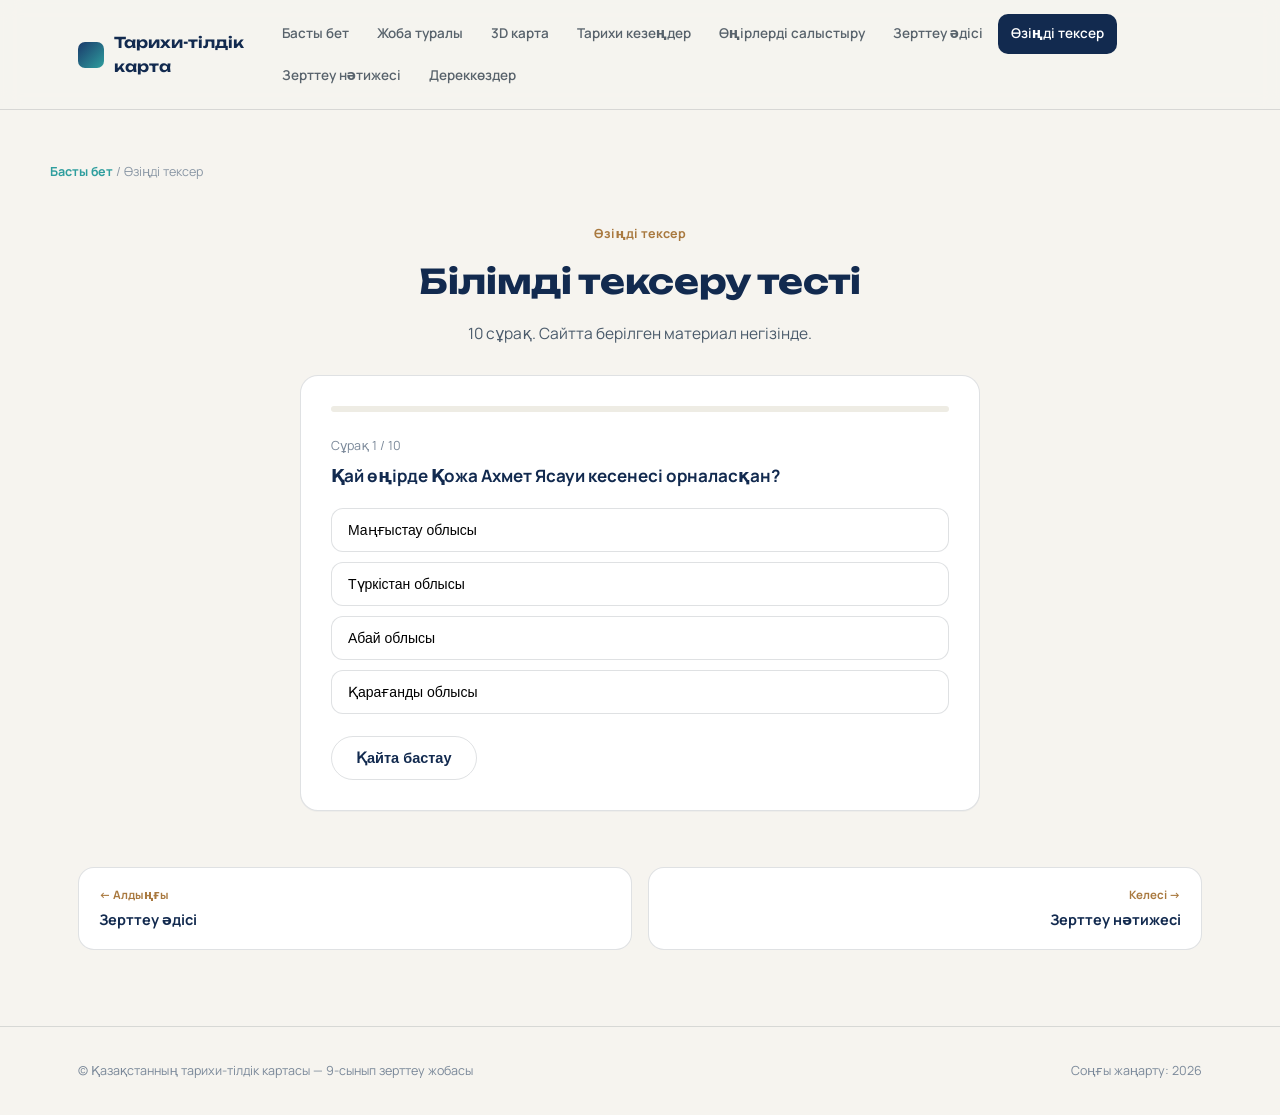
<file: quiz.html>
<!DOCTYPE html>
<html lang="kk">
<head>
<meta charset="UTF-8">
<meta name="viewport" content="width=device-width, initial-scale=1.0">
<title>Өзіңді тексер — Қазақстанның тарихи-тілдік картасы</title>
<meta name="description" content="Сайтта берілген материал негізінде 10 сұрақтан тұратын білім тексеру тесті.">
<link rel="preconnect" href="https://fonts.googleapis.com">
<link rel="preconnect" href="https://fonts.gstatic.com" crossorigin>
<link href="https://fonts.googleapis.com/css2?family=Unbounded:wght@400;500;600;700;800&family=Manrope:wght@400;500;600;700;800&display=swap" rel="stylesheet">
<link rel="stylesheet" href="style.css">
</head>
<body data-page="quiz">
<a href="#main" class="skip-link">Негізгі мазмұнға өту</a>

<header class="site-nav">
  <div class="nav-inner">
    <a class="brand" href="index.html"><span class="brand-mark" aria-hidden="true"></span>Тарихи-тілдік карта</a>
    <button class="menu-btn" id="menuBtn" aria-expanded="false" aria-controls="navLinks" aria-label="Мәзірді ашу">
      <svg viewBox="0 0 24 24" fill="none" stroke="currentColor" stroke-width="2"><path d="M3 6h18M3 12h18M3 18h18"/></svg>
    </button>
    <nav id="navLinks" class="links" aria-label="Негізгі мәзір">
      <a href="index.html#hero" data-nav>Басты бет</a>
      <a href="index.html#about" data-nav>Жоба туралы</a>
      <a href="map.html" data-nav>3D карта</a>
      <a href="periods.html#periods" data-nav>Тарихи кезеңдер</a>
      <a href="compare.html#compare" data-nav>Өңірлерді салыстыру</a>
      <a href="method.html" data-nav>Зерттеу әдісі</a>
      <a href="quiz.html" data-nav class="active">Өзіңді тексер</a>
      <a href="results.html#results" data-nav>Зерттеу нәтижесі</a>
      <a href="results.html#sources" data-nav>Дереккөздер</a>
    </nav>
  </div>
</header>

<main id="main">

  <div class="wrap page-header">
    <div class="breadcrumb"><a href="index.html">Басты бет</a> / Өзіңді тексер</div>
  </div>

  <!-- QUIZ -->
  <section id="quiz" style="padding-top:20px">
    <div class="wrap reveal">
      <div class="section-head" style="margin:0 auto 30px;text-align:center">
        <div class="section-tag">Өзіңді тексер</div>
        <h2>Білімді тексеру тесті</h2>
        <p style="margin-left:auto;margin-right:auto">10 сұрақ. Сайтта берілген материал негізінде.</p>
      </div>
      <div class="card quiz-card" id="quizCard"></div>

      <div class="page-flow">
        <a class="flow-link prev" href="method.html">
          <div class="fl-dir">← Алдыңғы</div>
          <div class="fl-title">Зерттеу әдісі</div>
        </a>
        <a class="flow-link next" href="results.html">
          <div class="fl-dir">Келесі →</div>
          <div class="fl-title">Зерттеу нәтижесі</div>
        </a>
      </div>
    </div>
  </section>

</main>

<footer>
  <div class="wrap" style="display:flex;justify-content:space-between;flex-wrap:wrap;gap:10px">
    <span>© Қазақстанның тарихи-тілдік картасы — 9-сынып зерттеу жобасы</span>
    <span>Соңғы жаңарту: 2026</span>
  </div>
</footer>

<script src="data.js"></script>
<script src="map-data.js"></script>
<script src="events.js"></script>
<script src="app.js"></script>
</body>
</html>
</file>
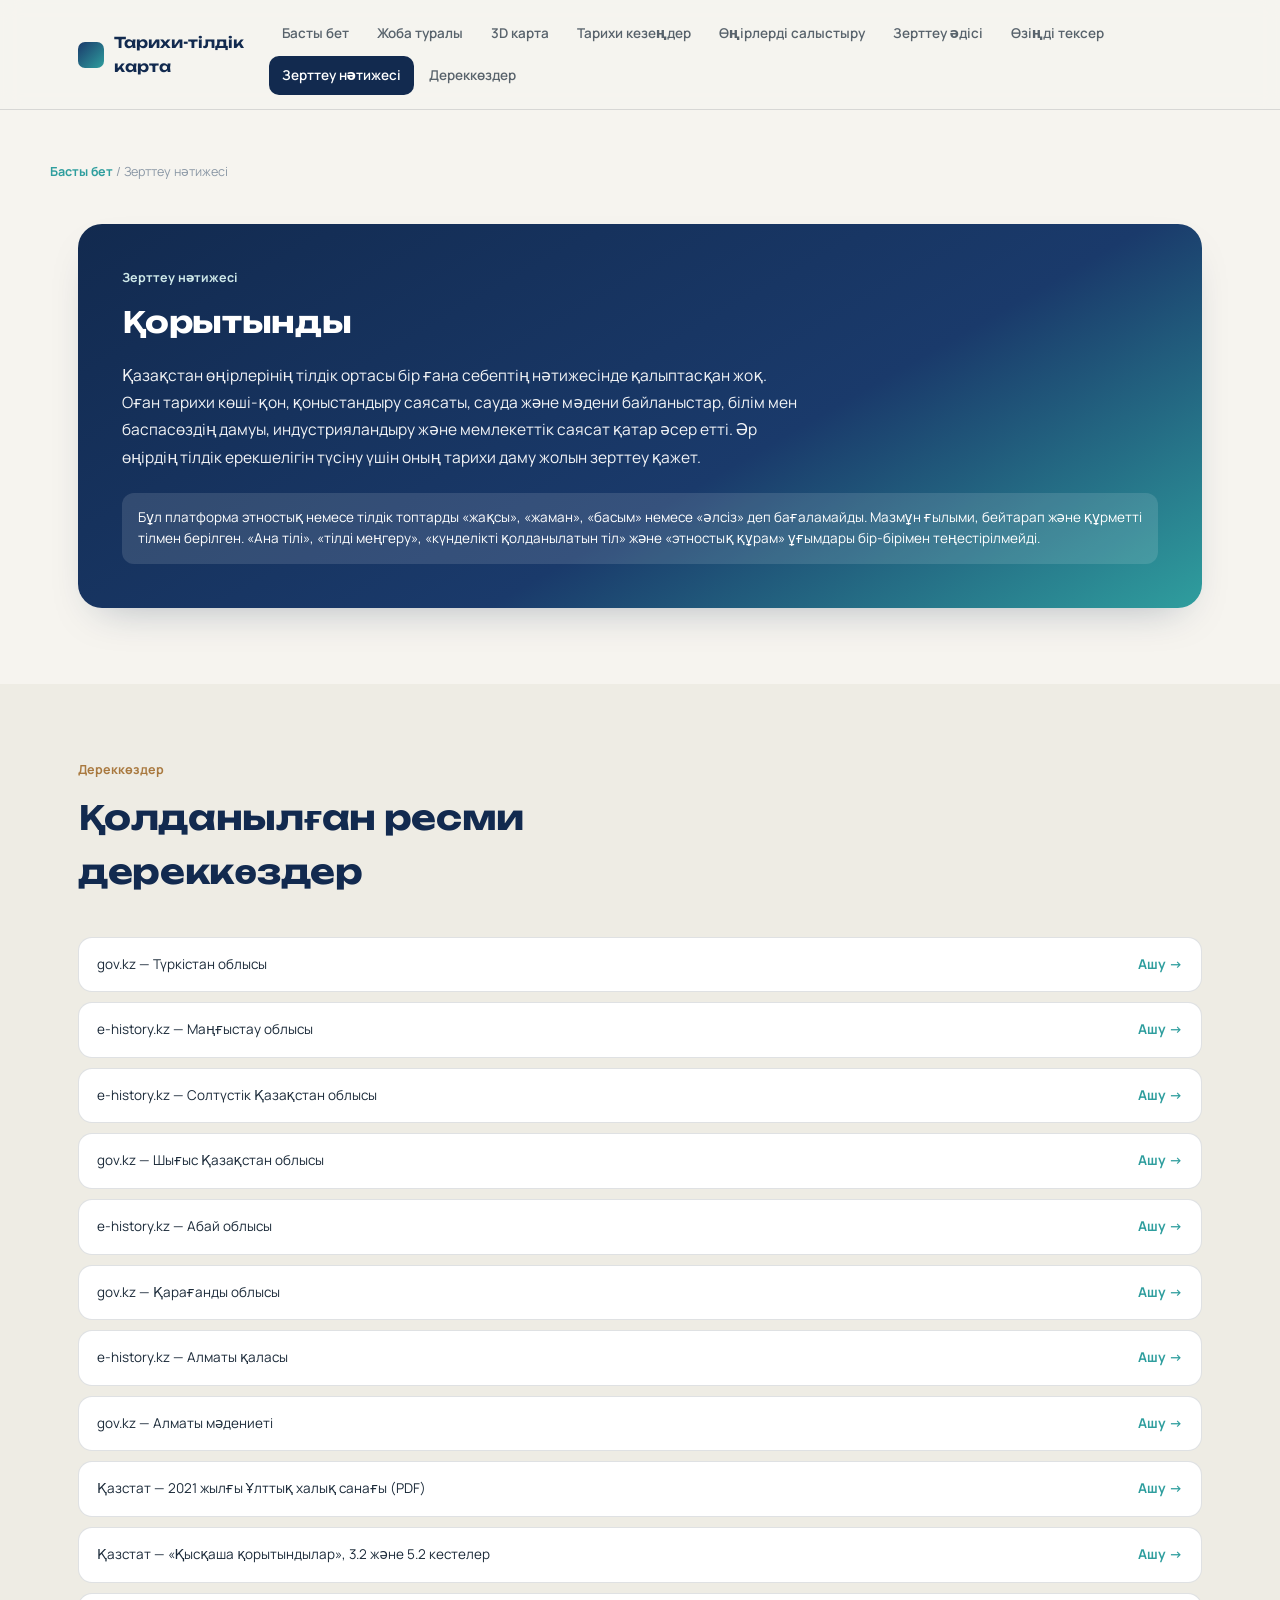
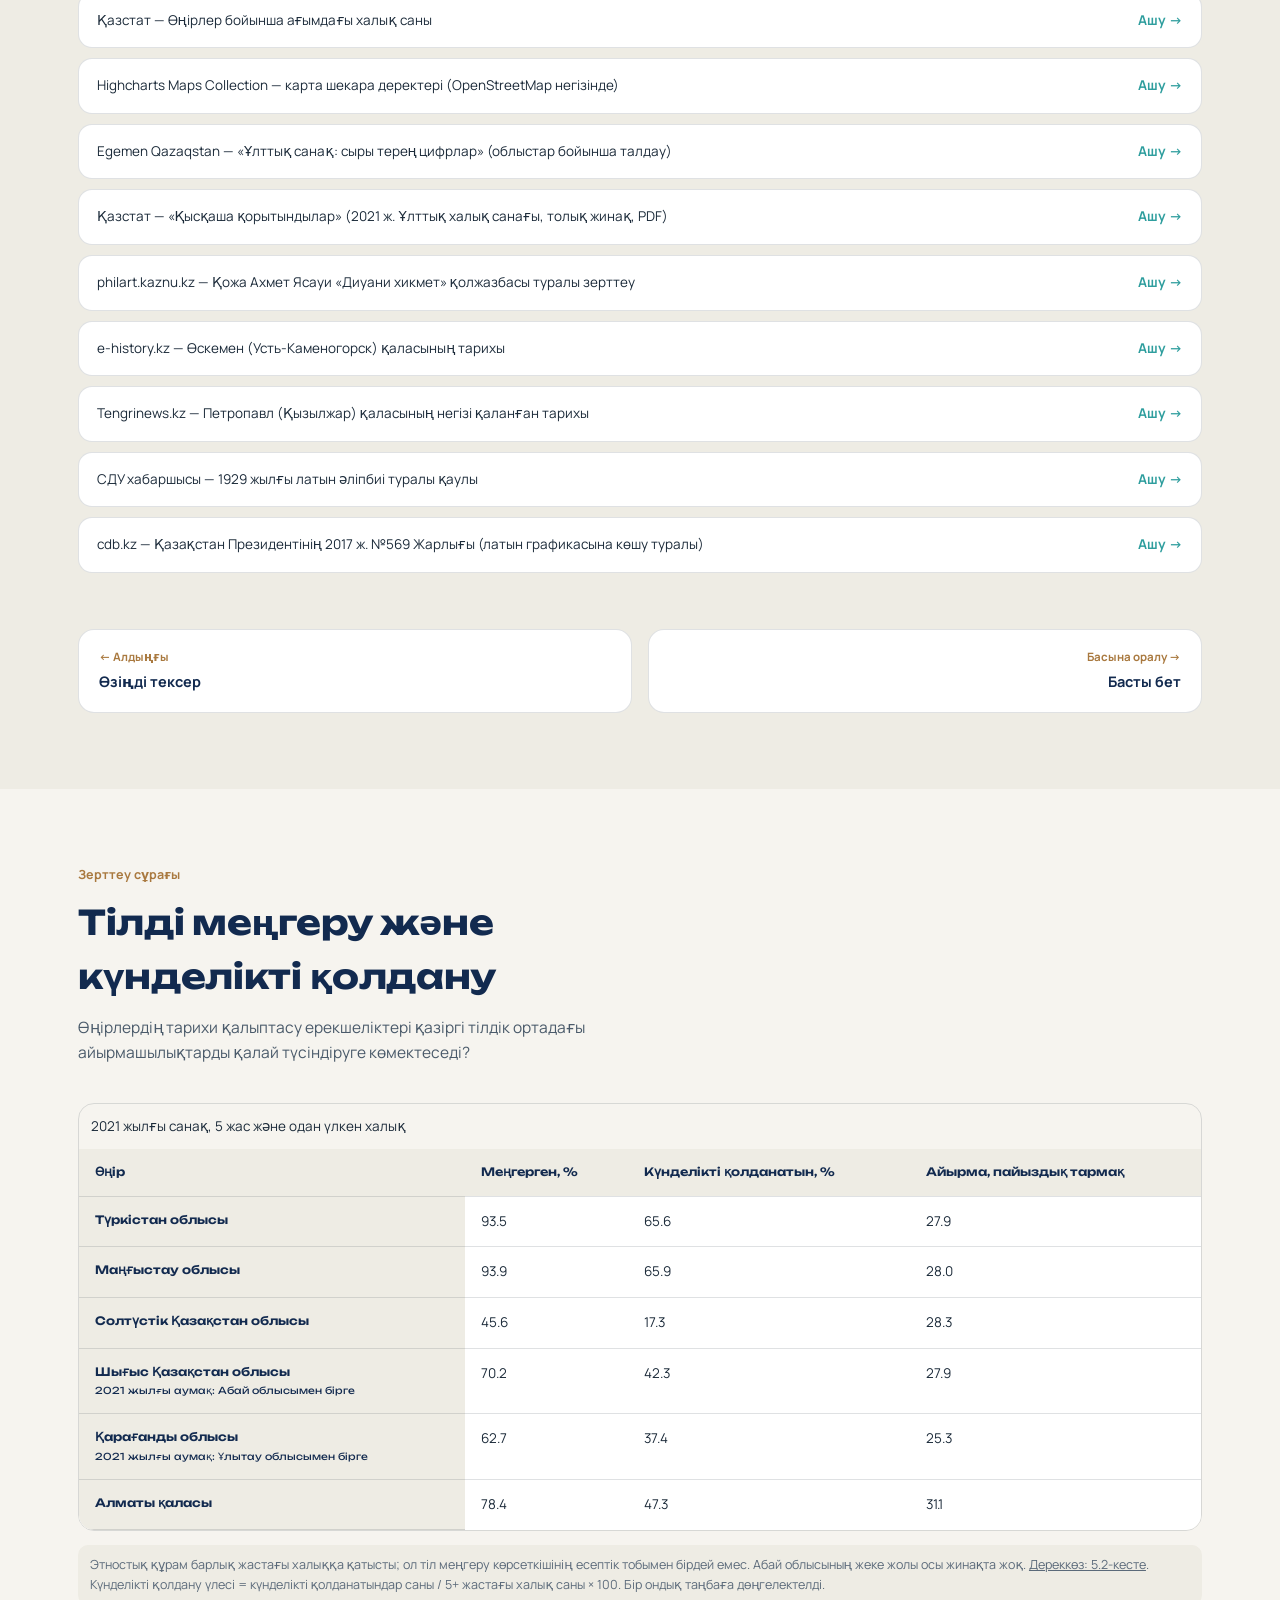
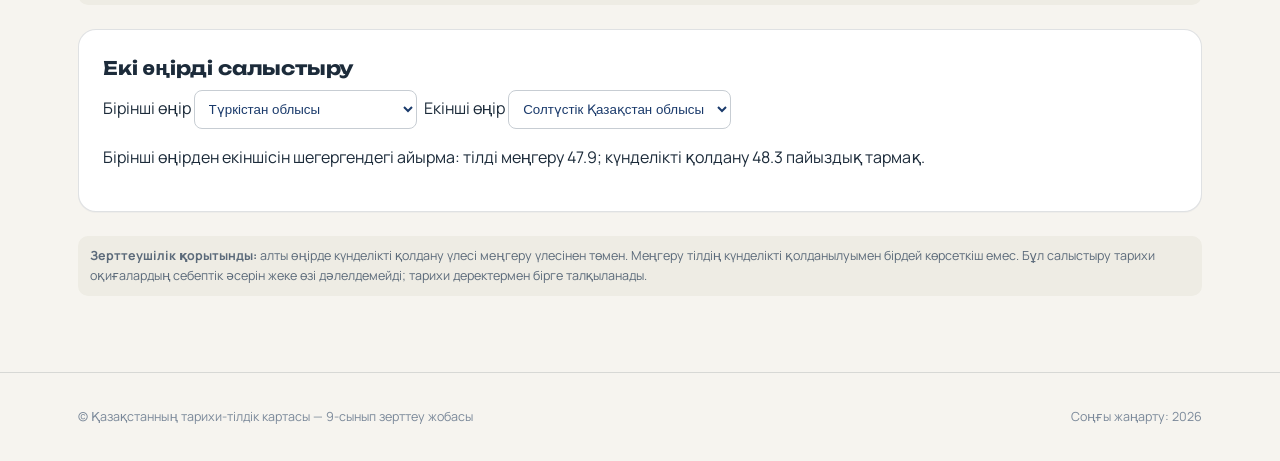
<file: results.html>
<!DOCTYPE html>
<html lang="kk">
<head>
<meta charset="UTF-8">
<meta name="viewport" content="width=device-width, initial-scale=1.0">
<title>Зерттеу нәтижесі мен дереккөздер — Қазақстанның тарихи-тілдік картасы</title>
<meta name="description" content="Зерттеудің қорытындысы және қолданылған ресми дереккөздер тізімі.">
<link rel="preconnect" href="https://fonts.googleapis.com">
<link rel="preconnect" href="https://fonts.gstatic.com" crossorigin>
<link href="https://fonts.googleapis.com/css2?family=Unbounded:wght@400;500;600;700;800&family=Manrope:wght@400;500;600;700;800&display=swap" rel="stylesheet">
<link rel="stylesheet" href="style.css">
</head>
<body data-page="results">
<a href="#main" class="skip-link">Негізгі мазмұнға өту</a>

<header class="site-nav">
  <div class="nav-inner">
    <a class="brand" href="index.html"><span class="brand-mark" aria-hidden="true"></span>Тарихи-тілдік карта</a>
    <button class="menu-btn" id="menuBtn" aria-expanded="false" aria-controls="navLinks" aria-label="Мәзірді ашу">
      <svg viewBox="0 0 24 24" fill="none" stroke="currentColor" stroke-width="2"><path d="M3 6h18M3 12h18M3 18h18"/></svg>
    </button>
    <nav id="navLinks" class="links" aria-label="Негізгі мәзір">
      <a href="index.html#hero" data-nav>Басты бет</a>
      <a href="index.html#about" data-nav>Жоба туралы</a>
      <a href="map.html" data-nav>3D карта</a>
      <a href="periods.html#periods" data-nav>Тарихи кезеңдер</a>
      <a href="compare.html#compare" data-nav>Өңірлерді салыстыру</a>
      <a href="method.html" data-nav>Зерттеу әдісі</a>
      <a href="quiz.html" data-nav>Өзіңді тексер</a>
      <a href="results.html#results" data-nav class="active">Зерттеу нәтижесі</a>
      <a href="results.html#sources" data-nav>Дереккөздер</a>
    </nav>
  </div>
</header>

<main id="main">

  <div class="wrap page-header">
    <div class="breadcrumb"><a href="index.html">Басты бет</a> / Зерттеу нәтижесі</div>
  </div>

  <!-- RESULTS -->
  <section id="results" style="padding-top:20px">
    <div class="wrap reveal">
      <div class="results-card">
        <div class="section-tag" style="color:#cfe9e9">Зерттеу нәтижесі</div>
        <h2>Қорытынды</h2>
        <p>Қазақстан өңірлерінің тілдік ортасы бір ғана себептің нәтижесінде қалыптасқан жоқ. Оған тарихи көші-қон, қоныстандыру саясаты, сауда және мәдени байланыстар, білім мен баспасөздің дамуы, индустрияландыру және мемлекеттік саясат қатар әсер етті. Әр өңірдің тілдік ерекшелігін түсіну үшін оның тарихи даму жолын зерттеу қажет.</p>
        <div class="ethics-note">Бұл платформа этностық немесе тілдік топтарды «жақсы», «жаман», «басым» немесе «әлсіз» деп бағаламайды. Мазмұн ғылыми, бейтарап және құрметті тілмен берілген. «Ана тілі», «тілді меңгеру», «күнделікті қолданылатын тіл» және «этностық құрам» ұғымдары бір-бірімен теңестірілмейді.</div>
      </div>
    </div>
  </section>

  <!-- SOURCES -->
  <section id="sources" style="background:var(--paper-2)">
    <div class="wrap reveal">
      <div class="section-head">
        <div class="section-tag">Дереккөздер</div>
        <h2>Қолданылған ресми дереккөздер</h2>
      </div>
      <div class="source-list" id="sourceList"></div>

      <div class="page-flow">
        <a class="flow-link prev" href="quiz.html">
          <div class="fl-dir">← Алдыңғы</div>
          <div class="fl-title">Өзіңді тексер</div>
        </a>
        <a class="flow-link next" href="index.html">
          <div class="fl-dir">Басына оралу →</div>
          <div class="fl-title">Басты бет</div>
        </a>
      </div>
    </div>
  </section>

<section><div class="wrap" id="languageResearch"></div></section>
</main>

<footer>
  <div class="wrap" style="display:flex;justify-content:space-between;flex-wrap:wrap;gap:10px">
    <span>© Қазақстанның тарихи-тілдік картасы — 9-сынып зерттеу жобасы</span>
    <span>Соңғы жаңарту: 2026</span>
  </div>
</footer>

<script src="data.js"></script>
<script src="map-data.js"></script>
<script src="events.js"></script>
<script src="app.js"></script>
</body>
</html>
</file>
<file: style.css>
:root{
  --ink:#1c2b3a;
  --paper:#f6f4ef;
  --paper-2:#eeece4;
  --sapphire:#1a3a6b;
  --sapphire-deep:#122a4f;
  --turquoise:#2f9e9e;
  --bronze:#a9793f;
  --bronze-soft:#c99a63;
  --line:rgba(28,43,58,.14);
  --shadow:0 18px 44px -22px rgba(18,42,79,.35);
  --radius:18px;
  --maxw:1180px;
}
*{box-sizing:border-box}
html{scroll-behavior:smooth}
@media (prefers-reduced-motion: reduce){
  html{scroll-behavior:auto}
  *{animation-duration:0.001ms !important; animation-iteration-count:1 !important; transition-duration:0.001ms !important;}
}
body{
  margin:0;
  background:var(--paper);
  color:var(--ink);
  font-family:'Manrope',system-ui,sans-serif;
  line-height:1.6;
  -webkit-font-smoothing:antialiased;
}
h1,h2,h3,.display{font-family:'Unbounded',system-ui,sans-serif;letter-spacing:-.01em;margin:0}
a{color:inherit}
img{max-width:100%;display:block}
.wrap{max-width:var(--maxw);margin:0 auto;padding:0 28px}
:focus-visible{outline:3px solid var(--turquoise);outline-offset:3px;border-radius:4px}
.skip-link{position:absolute;left:-999px;top:0;background:var(--sapphire);color:#fff;padding:12px 18px;border-radius:0 0 10px 0;z-index:200}
.skip-link:focus{left:0}

/* ---------- NAV ---------- */
header.site-nav{
  position:sticky;top:0;z-index:100;
  background:rgba(246,244,239,.9);
  backdrop-filter:blur(10px);
  border-bottom:1px solid var(--line);
}
.nav-inner{display:flex;align-items:center;justify-content:space-between;padding:14px 28px;max-width:var(--maxw);margin:0 auto}
.brand{display:flex;align-items:center;gap:10px;font-family:'Unbounded';font-size:15px;font-weight:600;color:var(--sapphire-deep);text-decoration:none}
.brand-mark{width:26px;height:26px;border-radius:7px;background:linear-gradient(135deg,var(--sapphire),var(--turquoise));flex:none}
nav.links{display:flex;gap:2px;list-style:none;margin:0;padding:0;flex-wrap:wrap}
nav.links a{
  display:block;padding:9px 13px;border-radius:10px;font-size:13.5px;font-weight:600;text-decoration:none;color:var(--ink);opacity:.72;
  transition:opacity .15s, background .15s;white-space:nowrap;
}
nav.links a:hover{opacity:1;background:var(--paper-2)}
nav.links a.active{opacity:1;background:var(--sapphire-deep);color:#fff}
.menu-btn{display:none;background:none;border:1px solid var(--line);border-radius:10px;padding:8px 10px;cursor:pointer}
.menu-btn svg{width:20px;height:20px}
@media (max-width:1060px){
  nav.links{
    position:fixed;top:60px;right:0;left:0;height:calc(100vh - 60px);background:var(--paper);flex-direction:column;padding:18px;gap:4px;
    transform:translateY(-8px);opacity:0;pointer-events:none;transition:.2s;overflow:auto;
  }
  nav.links.open{transform:translateY(0);opacity:1;pointer-events:auto}
  nav.links a{padding:14px 16px;font-size:15px}
  .menu-btn{display:block}
}

/* ---------- HERO ---------- */
.hero{position:relative;overflow:hidden;padding:76px 0 60px;border-bottom:1px solid var(--line)}
.hero::before{
  content:"";position:absolute;inset:-30% -10% auto -10%;height:120%;
  background:radial-gradient(ellipse at 70% 20%, rgba(47,158,158,.18), transparent 60%),
             radial-gradient(ellipse at 20% 60%, rgba(26,58,107,.14), transparent 55%);
  pointer-events:none;
}
.hero-inner{position:relative;display:grid;grid-template-columns:1.15fr .85fr;gap:48px;align-items:center}
@media (max-width:900px){.hero-inner{grid-template-columns:1fr}}
.eyebrow-line{font-size:13px;color:var(--turquoise);font-weight:700;margin-bottom:14px}
.hero h1{font-size:clamp(30px,4.4vw,50px);line-height:1.06;color:var(--sapphire-deep)}
.hero .question{margin-top:20px;font-size:17px;max-width:52ch;color:#3a4a5c;border-left:3px solid var(--bronze-soft);padding-left:16px}
.meta-box{margin-top:26px;font-size:13.5px;color:#5b6a7a;display:flex;flex-direction:column;gap:2px}
.cta-row{margin-top:32px;display:flex;gap:14px;flex-wrap:wrap}
.btn{
  display:inline-flex;align-items:center;gap:8px;padding:13px 24px;border-radius:999px;font-weight:700;font-size:14.5px;
  text-decoration:none;cursor:pointer;border:1px solid transparent;transition:transform .15s, box-shadow .15s;
}
.btn:hover{transform:translateY(-2px)}
.btn-primary{background:var(--sapphire-deep);color:#fff;box-shadow:var(--shadow)}
.btn-ghost{background:transparent;border-color:var(--line);color:var(--sapphire-deep)}
.hero-art{position:relative;aspect-ratio:1/1;display:flex;align-items:center;justify-content:center}
.scroll-cue{position:absolute;left:28px;bottom:18px;display:flex;align-items:center;gap:10px;font-size:12.5px;color:#6a7889}
.scroll-cue .dot{width:8px;height:8px;border-radius:50%;background:var(--turquoise);animation:bob 1.8s ease-in-out infinite}
@keyframes bob{0%,100%{transform:translateY(0)}50%{transform:translateY(6px)}}

/* ---------- PAGE HEADER (non-hero pages) ---------- */
.page-header{padding:52px 0 8px}
.page-header .section-tag{margin-bottom:12px}
.page-header h1{font-size:clamp(26px,3.6vw,40px);color:var(--sapphire-deep)}
.page-header p{margin-top:14px;color:#4a5a6a;font-size:15.5px;max-width:70ch}
.breadcrumb{font-size:12.5px;color:#8a97a5;margin-bottom:14px}
.breadcrumb a{color:var(--turquoise);font-weight:700;text-decoration:none}

/* ---------- SECTIONS shared ---------- */
section{padding:76px 0}
.section-head{max-width:64ch;margin-bottom:38px}
.section-tag{font-size:12.5px;font-weight:700;color:var(--bronze);margin-bottom:10px}
.section-head h2{font-size:clamp(24px,3vw,34px);color:var(--sapphire-deep)}
.section-head p{margin-top:12px;color:#4a5a6a;font-size:15.5px}
.card{
  background:#fff;border:1px solid var(--line);border-radius:var(--radius);
  box-shadow:0 1px 0 rgba(18,42,79,.03);
}

/* ---------- ABOUT ---------- */
.about-grid{display:grid;grid-template-columns:1fr 1fr;gap:20px}
@media (max-width:760px){.about-grid{grid-template-columns:1fr}}
.about-grid .card{padding:24px}
.about-grid h3{font-size:16px;color:var(--sapphire-deep);margin-bottom:8px}
.about-grid p{font-size:14.5px;color:#4a5a6a}
.people{display:flex;gap:22px;margin-top:30px;flex-wrap:wrap}
.people div{background:var(--paper-2);border-radius:14px;padding:16px 20px;font-size:13.5px}
.people b{display:block;font-size:14.5px;color:var(--sapphire-deep);margin-bottom:2px}

/* ---------- PAGE-TO-PAGE NEXT/PREV LINKS ---------- */
.page-flow{display:flex;justify-content:space-between;gap:16px;margin-top:56px;flex-wrap:wrap}
.flow-link{
  flex:1;min-width:220px;border:1px solid var(--line);border-radius:16px;background:#fff;padding:18px 20px;
  text-decoration:none;color:var(--ink);transition:.2s;
}
.flow-link:hover{border-color:var(--turquoise);transform:translateY(-2px)}
.flow-link .fl-dir{font-size:11.5px;color:var(--bronze);font-weight:700;margin-bottom:4px}
.flow-link .fl-title{font-size:14.5px;font-weight:700;color:var(--sapphire-deep)}
.flow-link.next{text-align:right}

/* ---------- MAP ---------- */
.map-note{background:#fff2df;border:1px solid #ecd6b0;color:#6b4d1f;font-size:13px;padding:12px 16px;border-radius:12px;margin-bottom:24px}
.map-layout{display:grid;grid-template-columns:1.3fr 1fr;gap:28px;align-items:start}
@media (max-width:900px){.map-layout{grid-template-columns:1fr}}
.map-stage{
  position:relative;background:linear-gradient(160deg,#fff,#eef2f4);
  border:1px solid var(--line);border-radius:24px;padding:18px;
  box-shadow:var(--shadow);
}
.map-toolbar{display:flex;justify-content:space-between;align-items:center;margin-bottom:8px;gap:10px;flex-wrap:wrap}
.map-toolbar .tools{display:flex;gap:8px;flex-wrap:wrap}
.tool-btn{
  border:1px solid var(--line);background:#fff;border-radius:10px;width:34px;height:34px;
  display:flex;align-items:center;justify-content:center;cursor:pointer;font-size:16px;color:var(--sapphire-deep);
}
.tool-btn:hover{background:var(--paper-2)}
.tool-btn.tool-wide{width:auto;padding:0 12px;gap:6px;font-size:12.5px;font-weight:700}
#kzsvg-wrap{
  transition:transform .5s ease;
  touch-action:pan-y;
}
svg#kzsvg{width:100%;height:auto;display:block;filter:drop-shadow(0 20px 30px rgba(18,42,79,.18))}
.oblast-path{fill:#e3e8eb;stroke:#fff;stroke-width:1.1;transition:fill .3s}
.region-hot{cursor:pointer;transition:transform .4s ease, filter .3s;transform-origin:center;transform-box:fill-box;}
.region-hot path{stroke:#fff;stroke-width:1.3;transition:fill .3s}
.region-hot:hover, .region-hot.active{filter:drop-shadow(0 10px 14px rgba(18,42,79,.4))}
.region-hot.active{transform:translateY(-5px) scale(1.015)}
.region-label{font-family:'Manrope';font-weight:700;font-size:11px;fill:var(--sapphire-deep);pointer-events:none;paint-order:stroke;stroke:#fff;stroke-width:3px}
.region-dot{transition:r .25s}
.pulse{animation:pulse 2.6s ease-in-out infinite}
@keyframes pulse{0%,100%{opacity:.55}50%{opacity:1}}
.map-credit{font-size:11px;color:#8a97a5;margin-top:6px;text-align:right}
.legend{display:flex;flex-wrap:wrap;gap:10px;margin-top:14px}
.legend span{display:inline-flex;align-items:center;gap:6px;font-size:12px;color:#5b6a7a}
.legend i{width:10px;height:10px;border-radius:3px;display:inline-block}

.region-panel{position:sticky;top:96px}
.region-panel .card{padding:0;overflow:hidden}
.rp-header{padding:22px 24px 16px;color:#fff;position:relative}
.rp-header h3{font-size:20px}
.rp-header .rp-sub{font-size:12.5px;opacity:.85;margin-top:4px}
.rp-body{padding:20px 24px 24px;font-size:14px;color:#3a4a5c}
.rp-body h4{font-size:12.5px;text-transform:none;letter-spacing:0;color:var(--bronze);margin:18px 0 6px;font-weight:700}
.rp-body h4:first-child{margin-top:0}
.chip-row{display:flex;gap:7px;flex-wrap:wrap;margin-top:6px}
.chip{background:var(--paper-2);border-radius:999px;padding:5px 11px;font-size:12px;color:var(--sapphire-deep);font-weight:600}
.rp-source{display:inline-block;margin-top:14px;font-size:13px;font-weight:700;color:var(--turquoise);text-decoration:none;border-bottom:1px solid currentColor}
.rp-empty{padding:60px 24px;text-align:center;color:#7a8899;font-size:14px}
.rp-nav{display:flex;justify-content:space-between;padding:14px 24px;border-top:1px solid var(--line)}
.rp-nav button{background:none;border:none;font-weight:700;font-size:13px;color:var(--sapphire-deep);cursor:pointer;display:flex;gap:6px;align-items:center}

/* ---------- MAP FULLSCREEN ---------- */
#mapFullscreenTarget:fullscreen,
#mapFullscreenTarget.map-fullscreen-fallback{
  background:var(--paper);
  padding:32px;
  box-sizing:border-box;
  width:100vw;height:100vh;
  max-width:none;
  display:grid;grid-template-columns:1.5fr 1fr;align-items:center;gap:28px;
  overflow:auto;
}
#mapFullscreenTarget.map-fullscreen-fallback{position:fixed;inset:0;z-index:999}
@media (max-width:900px){
  #mapFullscreenTarget:fullscreen,
  #mapFullscreenTarget.map-fullscreen-fallback{grid-template-columns:1fr;align-items:start}
}
#mapFullscreenTarget:fullscreen .map-stage,
#mapFullscreenTarget.map-fullscreen-fallback .map-stage{max-height:94vh;overflow:auto}
#mapFullscreenTarget:fullscreen .region-panel,
#mapFullscreenTarget.map-fullscreen-fallback .region-panel{position:static;max-height:94vh;overflow:auto}
.fs-exit-hint{display:none;font-size:11.5px;color:#8a97a5;margin-top:6px}
#mapFullscreenTarget:fullscreen .fs-exit-hint,
#mapFullscreenTarget.map-fullscreen-fallback .fs-exit-hint{display:block}

/* ---------- TIMELINE ---------- */
.periods{display:flex;gap:10px;margin-bottom:32px;flex-wrap:wrap}
.period-btn{
  flex:1;min-width:150px;text-align:left;padding:16px 18px;border-radius:14px;border:1px solid var(--line);
  background:#fff;cursor:pointer;transition:.2s;
}
.period-btn b{display:block;font-size:14.5px;color:var(--sapphire-deep);font-family:'Unbounded';font-weight:600;font-size:13.5px}
.period-btn span{font-size:12.5px;color:#7a8899}
.period-btn.active{background:var(--sapphire-deep);border-color:var(--sapphire-deep)}
.period-btn.active b,.period-btn.active span{color:#fff}
.period-track{position:relative;height:3px;background:var(--line);border-radius:2px;margin-bottom:36px}
.period-indicator{position:absolute;top:-4px;height:11px;width:11px;border-radius:50%;background:var(--turquoise);transition:left .4s ease;box-shadow:0 0 0 5px rgba(47,158,158,.18)}
.period-content{display:grid;grid-template-columns:1fr 1fr;gap:28px}
@media (max-width:800px){.period-content{grid-template-columns:1fr}}
.period-content .card{padding:26px}
.fact-note{font-size:12.5px;background:var(--paper-2);border-radius:10px;padding:10px 12px;color:#5b6a7a;margin-top:14px}

/* ---------- ARCHIVAL DOCUMENT ---------- */
.archive-item{
  display:grid;grid-template-columns:90px 1fr;gap:18px;
  padding:22px 0;border-top:1px solid var(--line);
}
.archive-item:first-child{border-top:none}
.archive-year{font-family:'Unbounded';font-size:22px;font-weight:700;color:var(--sapphire-deep);line-height:1.1}
.archive-year span{display:block;font-family:'Manrope';font-size:10.5px;font-weight:700;color:var(--bronze);text-transform:none;margin-top:4px}
.archive-title{font-size:15px;font-weight:700;color:var(--sapphire-deep);margin-bottom:6px}
.archive-desc{font-size:13.5px;color:#4a5a6a;line-height:1.65}
.archive-quote{
  margin:12px 0 10px;padding:12px 16px;border-left:3px solid var(--bronze-soft);
  background:var(--paper-2);border-radius:0 8px 8px 0;
  font-style:italic;font-size:13px;color:#3a4a5c;
}
.archive-quote cite{display:block;margin-top:6px;font-style:normal;font-size:11px;color:#8a97a5}
.archive-source{font-size:12px;font-weight:700;color:var(--turquoise);text-decoration:none;border-bottom:1px solid currentColor}

/* ---------- COMPARE ---------- */
.compare-picker{display:flex;gap:10px;flex-wrap:wrap;margin-bottom:26px}
.pick-chip{
  border:1px solid var(--line);background:#fff;border-radius:999px;padding:9px 16px;font-size:13.5px;font-weight:600;cursor:pointer;
  transition:.2s;
}
.pick-chip.on{background:var(--sapphire-deep);color:#fff;border-color:var(--sapphire-deep)}
.pick-chip[disabled]{opacity:.35;cursor:not-allowed}
.compare-table-wrap{overflow-x:auto;border-radius:16px;border:1px solid var(--line)}
table.compare{border-collapse:collapse;width:100%;font-size:13.5px;background:#fff}
table.compare th,table.compare td{padding:14px 16px;text-align:left;border-bottom:1px solid var(--line);vertical-align:top}
table.compare th{background:var(--paper-2);font-family:'Unbounded';font-size:11.5px;font-weight:600;color:var(--sapphire-deep);white-space:nowrap}
table.compare td.crit{font-weight:700;color:var(--bronze);white-space:nowrap;background:#fbfaf7}
table.compare tr:last-child td{border-bottom:none}

/* ---------- STATS / CHARTS ---------- */
.stats-grid{display:grid;grid-template-columns:1fr 1fr;gap:20px;margin-top:8px}
@media (max-width:800px){.stats-grid{grid-template-columns:1fr}}
.stat-card{background:#fff;border:1px solid var(--line);border-radius:var(--radius);padding:24px}
.stat-card h4{font-size:14px;color:var(--sapphire-deep);margin-bottom:2px}
.stat-card .stat-meta{font-size:11.5px;color:#8a97a5;margin-bottom:16px}
.bar-row{display:grid;grid-template-columns:120px 1fr 56px;align-items:center;gap:10px;margin-bottom:10px;font-size:12.5px}
.bar-row .bar-label{color:#3a4a5c;font-weight:600;white-space:nowrap;overflow:hidden;text-overflow:ellipsis}
.bar-track{height:11px;background:var(--paper-2);border-radius:6px;overflow:hidden}
.bar-fill{height:100%;border-radius:6px;transition:width 1s cubic-bezier(.2,.8,.2,1)}
.bar-fill.pending{background:repeating-linear-gradient(45deg,#e5cfa9,#e5cfa9 6px,#f2e4cb 6px,#f2e4cb 12px)}
.bar-val{text-align:right;font-weight:700;color:var(--sapphire-deep);font-variant-numeric:tabular-nums}
.bar-val.pending{color:var(--bronze);font-weight:600;font-size:11px}
.stat-source{margin-top:14px;font-size:11.5px;color:#8a97a5}
.stat-source a{color:var(--turquoise);font-weight:700;text-decoration:none}
.big-stat-row{display:flex;gap:22px;flex-wrap:wrap;margin-top:4px}
.big-stat{flex:1;min-width:130px}
.big-stat b{display:block;font-family:'Unbounded';font-size:24px;color:var(--sapphire-deep)}
.big-stat span{font-size:12px;color:#5b6a7a}

.ethnic-row{margin-bottom:20px}
.ethnic-row .er-label{font-size:13px;font-weight:700;color:var(--sapphire-deep);margin-bottom:6px;display:flex;justify-content:space-between}
.ethnic-row .er-lang{font-weight:600;color:var(--turquoise);font-size:12px}
.ethnic-stack{display:flex;height:22px;border-radius:6px;overflow:hidden;background:var(--paper-2)}
.ethnic-stack span{display:flex;align-items:center;justify-content:center;font-size:10.5px;color:#fff;font-weight:700;white-space:nowrap;overflow:hidden;transition:width 1s cubic-bezier(.2,.8,.2,1)}
.ethnic-legend2{display:flex;gap:12px;flex-wrap:wrap;margin-top:6px;font-size:11px;color:#5b6a7a}
.ethnic-legend2 i{width:9px;height:9px;border-radius:2px;display:inline-block;margin-right:4px;vertical-align:-1px}

/* ---------- METHOD ---------- */
.method-steps{display:grid;grid-template-columns:repeat(5,1fr);gap:14px}
@media (max-width:900px){.method-steps{grid-template-columns:repeat(2,1fr)}}
@media (max-width:520px){.method-steps{grid-template-columns:1fr}}
.method-step{background:#fff;border:1px solid var(--line);border-radius:16px;padding:20px 16px;text-align:left}
.method-step .num{font-family:'Unbounded';font-size:22px;color:var(--turquoise);font-weight:700}
.method-step h4{font-size:13.5px;margin-top:8px;color:var(--sapphire-deep)}
.method-step p{font-size:12.5px;color:#5b6a7a;margin-top:6px}
.method-list{margin-top:36px;display:grid;grid-template-columns:repeat(3,1fr);gap:14px}
@media (max-width:760px){.method-list{grid-template-columns:1fr 1fr}}
.method-list div{background:var(--paper-2);border-radius:12px;padding:12px 14px;font-size:13px;font-weight:600;color:var(--sapphire-deep)}

/* ---------- QUIZ ---------- */
.quiz-card{max-width:680px;margin:0 auto;padding:30px}
.quiz-progress{height:6px;border-radius:4px;background:var(--paper-2);overflow:hidden;margin-bottom:24px}
.quiz-progress i{display:block;height:100%;background:linear-gradient(90deg,var(--sapphire),var(--turquoise));transition:width .3s}
.q-count{font-size:12.5px;color:#7a8899;margin-bottom:6px}
.q-text{font-size:17px;font-weight:700;color:var(--sapphire-deep);margin-bottom:18px}
.q-opts{display:flex;flex-direction:column;gap:10px}
.q-opt{
  text-align:left;border:1px solid var(--line);background:#fff;border-radius:12px;padding:13px 16px;font-size:14px;cursor:pointer;
  transition:.15s;
}
.q-opt:hover{border-color:var(--turquoise)}
.q-opt.correct{background:#e7f5ee;border-color:#4caf7d;color:#1e5b3c}
.q-opt.wrong{background:#fbeaea;border-color:#e07b7b;color:#8a2f2f}
.q-explain{margin-top:14px;font-size:13.5px;background:var(--paper-2);padding:12px 14px;border-radius:10px;display:none}
.quiz-actions{display:flex;justify-content:space-between;margin-top:22px}
.quiz-result{text-align:center;padding:20px 0}
.quiz-result .score{font-family:'Unbounded';font-size:44px;color:var(--sapphire-deep)}
.quiz-result-actions{display:flex;gap:10px;justify-content:center;margin-top:18px;flex-wrap:wrap}

/* ---------- RESULTS ---------- */
.results-card{background:linear-gradient(150deg,var(--sapphire-deep),var(--sapphire) 60%,var(--turquoise));color:#fff;border-radius:24px;padding:44px;box-shadow:var(--shadow)}
.results-card h2{color:#fff;font-size:clamp(22px,3vw,30px)}
.results-card p{margin-top:16px;font-size:15.5px;line-height:1.75;opacity:.94;max-width:75ch}
.ethics-note{margin-top:22px;font-size:13.5px;background:rgba(255,255,255,.12);padding:14px 16px;border-radius:12px}

/* ---------- SOURCES ---------- */
.source-list{display:flex;flex-direction:column;gap:10px}
.source-item{display:flex;justify-content:space-between;gap:16px;align-items:center;padding:16px 18px;border:1px solid var(--line);border-radius:14px;background:#fff;font-size:13.5px}
.source-item a{color:var(--turquoise);font-weight:700;text-decoration:none;white-space:nowrap}
.source-item a:hover{text-decoration:underline}

footer{border-top:1px solid var(--line);padding:34px 0;font-size:12.5px;color:#7a8899}

/* reveal-on-scroll (single orchestrated fade for each section only) */
.reveal{opacity:0;transform:translateY(14px);transition:opacity .6s ease, transform .6s ease}
.reveal.in{opacity:1;transform:translateY(0)}

.sr-only{position:absolute;width:1px;height:1px;overflow:hidden;clip:rect(0 0 0 0);white-space:nowrap}

/* Research map: 3D schematic elevation and boundary layers */
.map-research-question{background:#e7effb;border-left:4px solid #315f9c;border-radius:10px;padding:14px 18px;margin:18px 0;color:#19385b}
.boundary-controls{display:flex;gap:8px;flex-wrap:wrap;margin:16px 0 8px}
.boundary-btn{border:1px solid #9db4cc;border-radius:10px;background:white;color:#174069;padding:10px 14px;cursor:pointer;font-weight:700}
.boundary-btn.active{background:#173c69;color:white}
.boundary-explanation,.map-geometry-note{font-size:13px;line-height:1.5;color:#43586c;margin:8px 0 16px}
.map-stage{overflow:hidden}
#kzsvg-wrap{position:relative;transform-style:preserve-3d;transform-origin:50% 50%;margin:24px 5px 40px;will-change:transform}
.map-stage:has(#kzsvg-wrap){perspective:1050px;perspective-origin:50% 35%}
#kzsvg{position:relative;transform-style:preserve-3d;filter:drop-shadow(0 3px 7px rgba(18,42,79,.15))}
.terrain-layer{position:absolute;inset:0;width:100%;height:auto;pointer-events:none}
.historic-unit path{fill:var(--unit-color);stroke:none;opacity:.98;cursor:pointer}
.historic-unit{filter:drop-shadow(0 0 1.5px #243a59)}
.historic-unit text{font:bold 9px Manrope,sans-serif;fill:#243a59;stroke:white;stroke-width:2px;paint-order:stroke;pointer-events:none}
.boundary-census .region-hot[data-id="vko"] path,.boundary-census .region-hot[data-id="abai"] path,.boundary-census .region-hot[data-id="karaganda"] path{fill-opacity:0;stroke:none}
.boundary-census .region-hot[data-id="vko"] .region-label,.boundary-census .region-hot[data-id="abai"] .region-label,.boundary-census .region-hot[data-id="karaganda"] .region-label{display:none}
.boundary-census .region-hot[data-id="vko"],.boundary-census .region-hot[data-id="abai"],.boundary-census .region-hot[data-id="karaganda"]{pointer-events:none}
.map-event-panel{margin:26px 0}.map-event-panel>h3{color:#1a3a6b}.map-event-panel>p{color:#43586c}
.event-timeline>section{margin:24px 0}.event-timeline h3{margin-bottom:12px;color:#1a3a6b}
.event-grid{display:grid;grid-template-columns:repeat(auto-fit,minmax(min(100%,300px),1fr));gap:14px;margin:14px 0 24px}
.event-card{background:#fff;border:1px solid #dce4ed;border-radius:14px;padding:17px;box-shadow:0 5px 14px rgba(25,55,85,.07);line-height:1.5}
.event-card h4{font-size:17px;margin:4px 0 12px}.event-card p{margin:9px 0;font-size:14px}.event-card a{display:inline-block;font-size:13px;overflow-wrap:anywhere}
.event-date{color:#245786;font-weight:800}.event-card .inference{background:#edf5e9;border-left:3px solid #698b52;padding:9px}
@media (max-width:600px){#kzsvg-wrap{margin:16px 0 32px}.map-stage{padding:10px}.region-label{font-size:12px}}


#languageResearch select{max-width:100%;padding:10px;border:1px solid #c7cdd3;border-radius:8px;background:white;color:#1a3a6b} #languageResearch caption{text-align:left;padding:12px} #languageResearch .card{margin:24px 0;padding:24px} #languageResearch small{font-weight:400}
</file>
